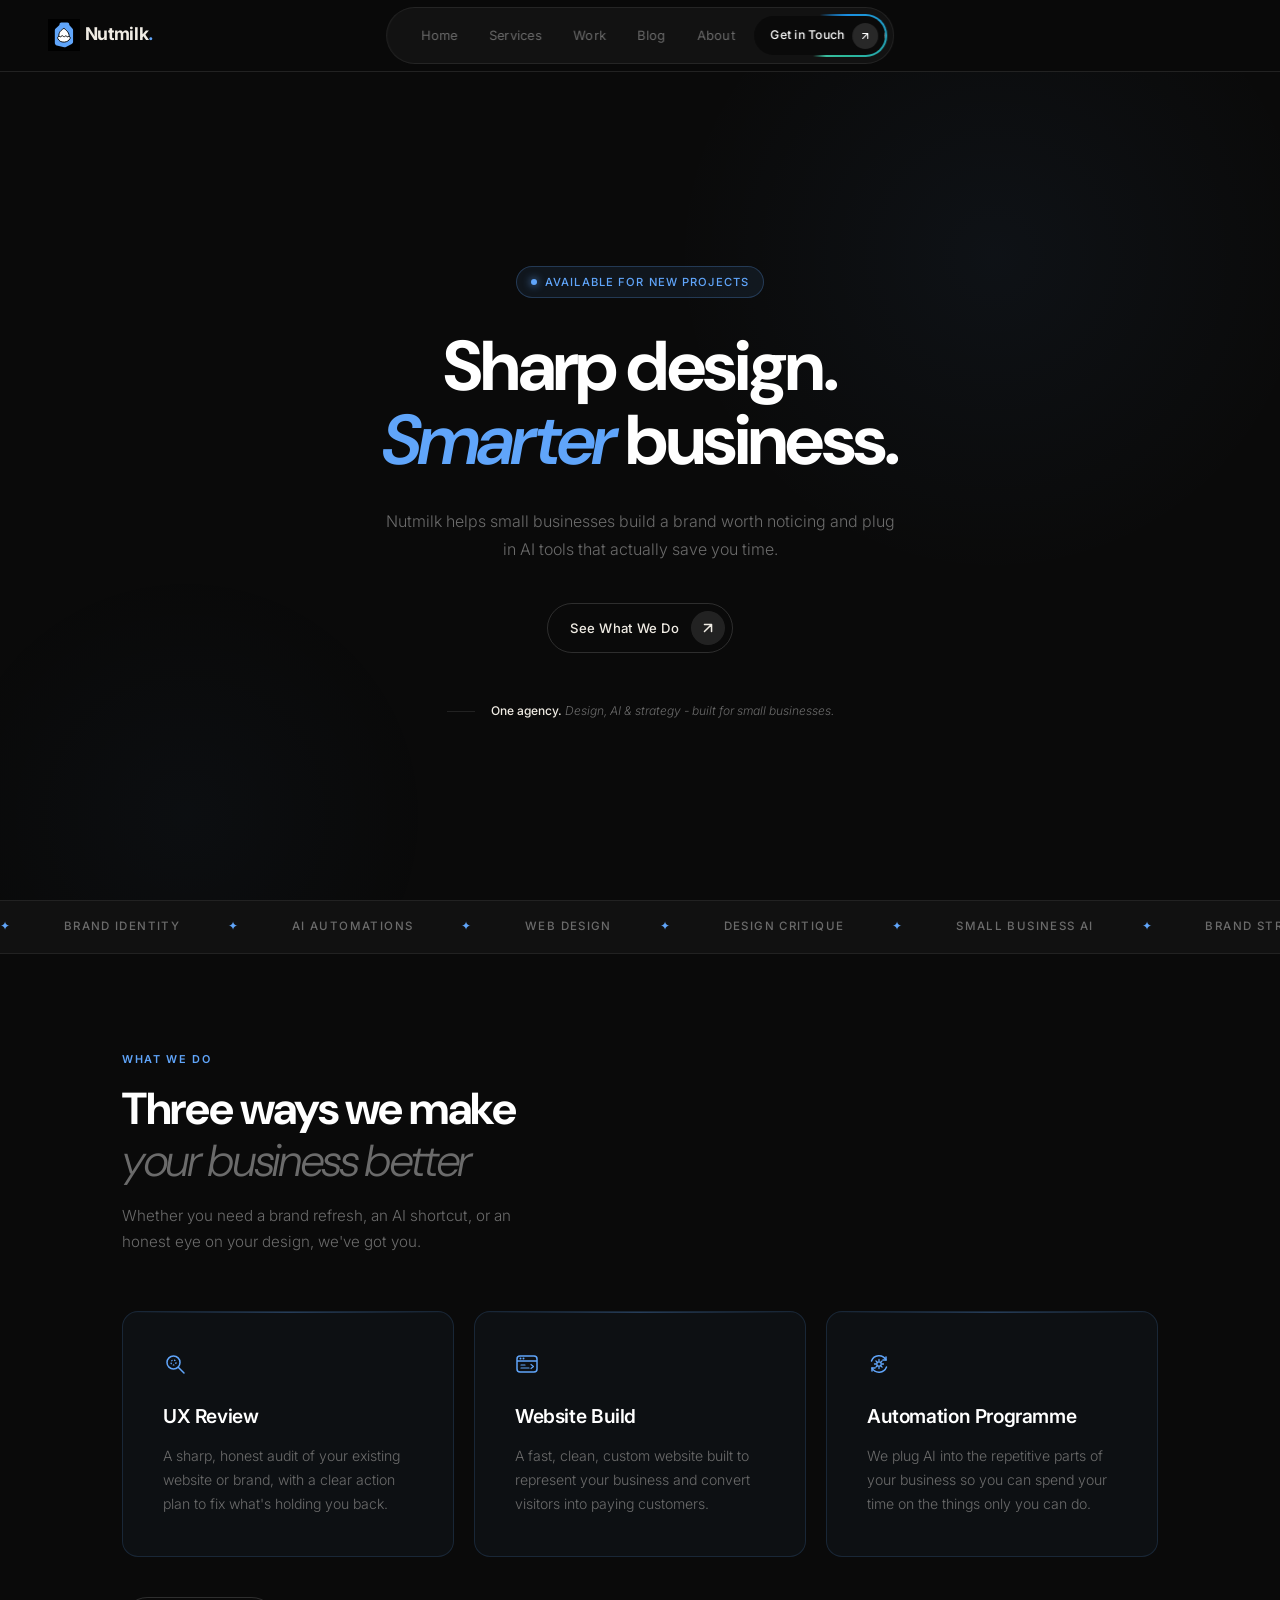
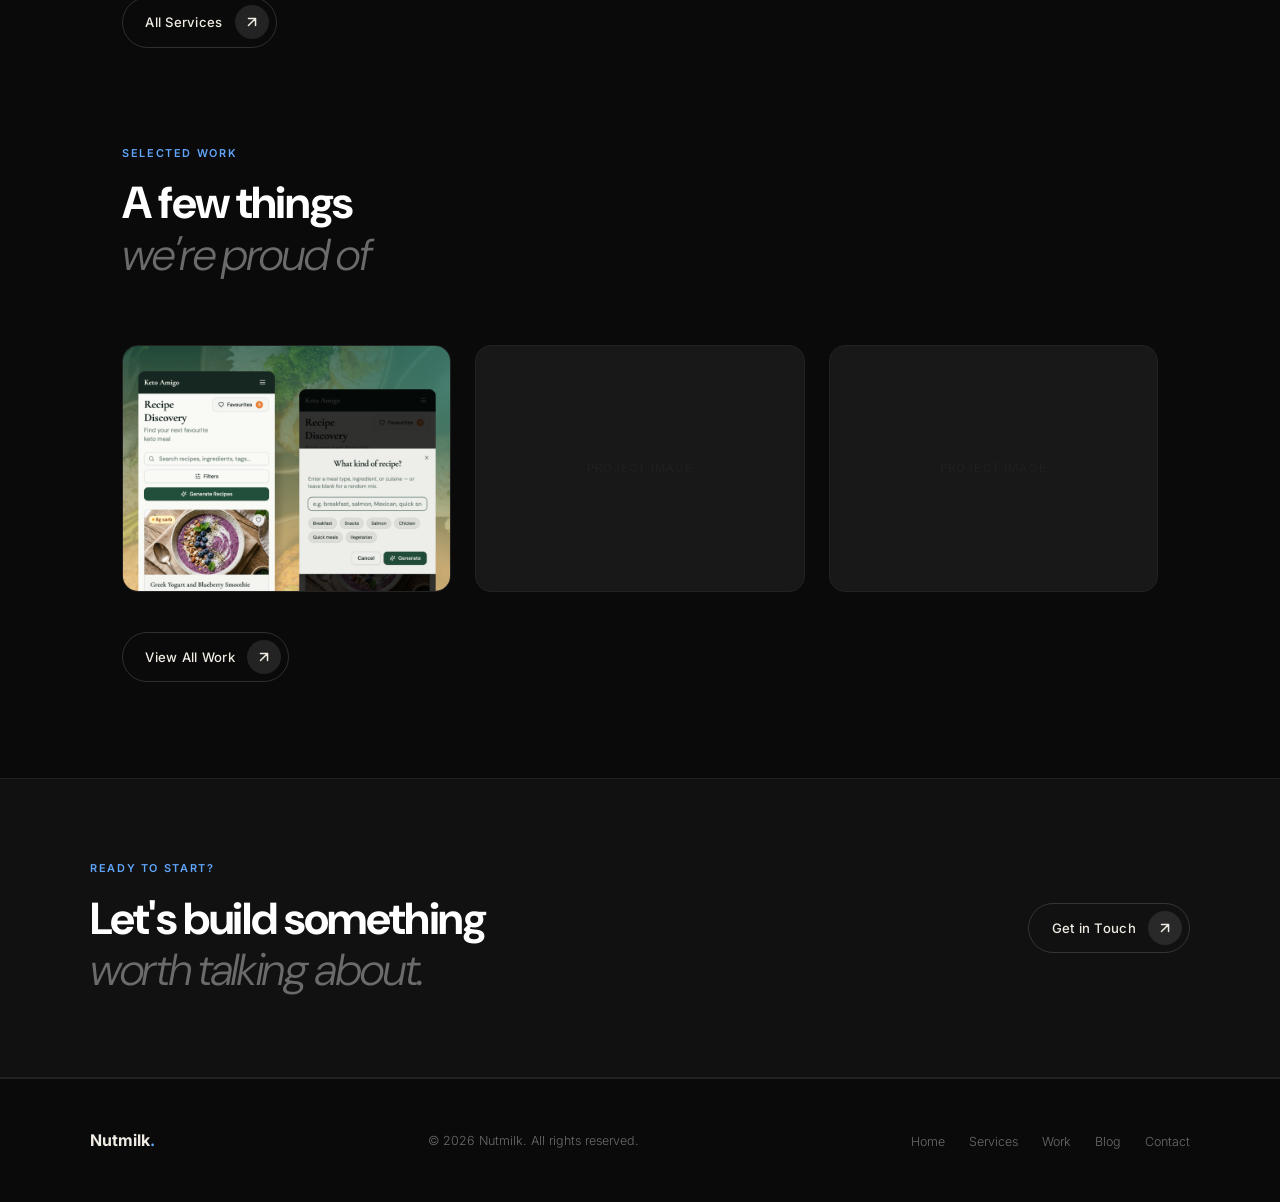
<file: index.html>
<!DOCTYPE html>
<html lang="en">
<head>
  <meta charset="UTF-8" />
  <meta name="viewport" content="width=device-width, initial-scale=1.0" />
  <title>Nutmilk — Design & AI for Small Business</title>
  <meta name="description" content="Nutmilk is a design and AI automation agency helping small businesses look sharp and work smarter." />
  <link rel="stylesheet" href="style.css" />
  <link rel="icon" type="image/svg+xml" href="Nutmilk-Icon.svg" />
  <style>
    /* ── Hero badge ────────────────────────────── */
    .hero-badge {
      display: inline-flex;
      align-items: center;
      gap: 0.5rem;
      background: rgba(96,165,250,0.08);
      border: 1px solid rgba(96,165,250,0.25);
      border-radius: 999px;
      padding: 0.35rem 0.9rem;
      font-size: 0.7rem;
      font-weight: 500;
      letter-spacing: 0.1em;
      text-transform: uppercase;
      color: var(--accent);
      margin-bottom: 2rem;
      opacity: 0;
      animation: fadeUp 0.8s var(--ease) 0.05s forwards;
    }
    .hero-badge::before {
      content: '';
      width: 6px;
      height: 6px;
      border-radius: 50%;
      background: var(--accent);
      box-shadow: 0 0 8px var(--accent);
      animation: pulse 2s ease infinite;
    }
    @keyframes pulse {
      0%, 100% { opacity: 1; }
      50% { opacity: 0.3; }
    }

    /* ── Hero headline ─────────────────────────── */
    .hero-headline {
      font-family: 'DM Sans', sans-serif;
      font-size: clamp(2.8rem, 5.5vw, 4.8rem);
      font-weight: 700;
      line-height: 1.05;
      letter-spacing: -0.04em;
      color: var(--white);
      margin-bottom: 1.8rem;
      opacity: 0;
      animation: fadeUp 0.9s var(--ease) 0.2s forwards;
      text-align: center;
    }
    .hero-headline .highlight {
      font-style: italic;
      font-weight: 600;
      color: var(--accent);
    }

    .hero-sub {
      font-size: 1rem;
      font-weight: 300;
      color: var(--text-muted);
      max-width: 520px;
      margin: 0 auto 2.5rem;
      line-height: 1.75;
      opacity: 0;
      animation: fadeUp 0.9s var(--ease) 0.35s forwards;
      text-align: center;
    }
    .hero-actions {
      display: flex;
      gap: 1rem;
      flex-wrap: wrap;
      align-items: center;
      justify-content: center;
      margin-bottom: 3rem;
      opacity: 0;
      animation: fadeUp 0.9s var(--ease) 0.5s forwards;
    }
    .hero-proof {
      display: flex;
      align-items: center;
      justify-content: center;
      gap: 1rem;
      opacity: 0;
      animation: fadeUp 0.9s var(--ease) 0.65s forwards;
    }
    .hero-proof-line { width: 28px; height: 1px; background: var(--border); }
    .hero-proof-text { font-size: 0.75rem; color: var(--text-muted); font-weight: 300; font-style: italic; }
    .hero-proof-text strong { color: var(--text); font-weight: 500; font-style: normal; }

    /* ── Hero image frame ──────────────────────── */
    .hero-right { display: none; }

    /* ── Hero centred layout ───────────────────── */
    .hero-inner {
      display: flex !important;
      flex-direction: column !important;
      align-items: center !important;
      text-align: center !important;
      max-width: 800px !important;
      margin: 0 auto !important;
    }

    /* ── CTA band ──────────────────────────────── */
    .cta-band { padding: 5rem 2rem; background: var(--bg-2); border-top: 1px solid var(--border); border-bottom: 1px solid var(--border); }
    .cta-band-inner { max-width: var(--max-w); margin: 0 auto; display: flex; align-items: center; justify-content: space-between; flex-wrap: wrap; gap: 2rem; }

    @media (max-width: 768px) {
      .cta-band-inner { flex-direction: column; }
      .hero-headline { font-size: clamp(2.5rem, 10vw, 3.5rem); }
    }
  </style>
</head>
<body>

  <!-- NAV -->
  <nav>
    <a href="index.html" class="nav-logo"><img src="Nutmilk-Icon.svg" alt="Nutmilk icon" style="width:32px;height:32px;display:inline-block;vertical-align:middle;margin-right:0.3rem;position:relative;top:-1px;" />Nutmilk<span>.</span></a>
    <div class="nav-pill">
      <a href="index.html">Home</a>
      <a href="services.html">Services</a>
      <a href="work.html">Work</a>
      <a href="blog.html">Blog</a>
      <a href="about.html">About</a>
      <span class="nav-cta-wrap"><span class="nav-cta-spinner"></span><a href="contact.html" class="nav-cta"><span class="nav-cta-text">Get in Touch</span><span class="nav-cta-icon"><svg width="10" height="10" viewBox="0 0 14 14" fill="none"><path d="M2 7H12M12 7L7 2M12 7L7 12" stroke="currentColor" stroke-width="1.5" stroke-linecap="round" stroke-linejoin="round"/></svg></span></a></span>
    </div>
    <button class="nav-toggle" aria-label="Toggle menu" id="navToggle" onclick="
      var menu = document.getElementById('mobileMenu');
      var btn = document.getElementById('navToggle');
      menu.classList.toggle('open');
      btn.classList.toggle('open');
    ">
      <span class="bar bar1"></span>
      <span class="bar bar2"></span>
      <span class="bar bar3"></span>
    </button>
  </nav>

  <!-- MOBILE MENU -->
  <div class="nav-mobile-menu" id="mobileMenu">
    <a href="index.html">Home</a>
      <a href="services.html">Services</a>
    <a href="work.html">Our Work</a>
    <a href="blog.html">Blog</a>
    <a href="about.html">About</a>
    <a href="contact.html">Get in Touch</a>
  </div>

  <main>

    <!-- HERO -->
    <section class="hero">
      <div class="hero-inner">
        <div class="hero-left">
          <div class="hero-badge">Available for new projects</div>
          <h1 class="hero-headline">Sharp design.<br /><span class="highlight">Smarter</span> business.</h1>
          <p class="hero-sub">Nutmilk helps small businesses build a brand worth noticing and plug in AI tools that actually save you time.</p>
          <div class="hero-actions">
            <a href="services.html" class="btn-pill">
              <span class="btn-pill-text">See What We Do</span>
              <span class="btn-pill-icon">
                <svg width="14" height="14" viewBox="0 0 14 14" fill="none" xmlns="http://www.w3.org/2000/svg">
                  <path d="M2 7H12M12 7L7 2M12 7L7 12" stroke="currentColor" stroke-width="1.5" stroke-linecap="round" stroke-linejoin="round"/>
                </svg>
              </span>
            </a>
          </div>
          <div class="hero-proof">
            <div class="hero-proof-line"></div>
            <p class="hero-proof-text"><strong>One agency.</strong> Design, AI &amp; strategy - built for small businesses.</p>
          </div>
        </div>
      </div>
    </div>
    </section>

    <!-- MARQUEE -->
    <div class="marquee-wrap">
      <div class="marquee-track">
        <div class="marquee-item"><span>✦</span> Brand Identity</div>
        <div class="marquee-item"><span>✦</span> AI Automations</div>
        <div class="marquee-item"><span>✦</span> Web Design</div>
        <div class="marquee-item"><span>✦</span> Design Critique</div>
        <div class="marquee-item"><span>✦</span> Small Business AI</div>
        <div class="marquee-item"><span>✦</span> Brand Strategy</div>
        <div class="marquee-item"><span>✦</span> Brand Identity</div>
        <div class="marquee-item"><span>✦</span> AI Automations</div>
        <div class="marquee-item"><span>✦</span> Web Design</div>
        <div class="marquee-item"><span>✦</span> Design Critique</div>
        <div class="marquee-item"><span>✦</span> Small Business AI</div>
        <div class="marquee-item"><span>✦</span> Brand Strategy</div>
      </div>
    </div>
    </div>

    <!-- SERVICES PREVIEW -->
    <section class="section">
      <div class="container">
        <p class="label">What We Do</p>
        <h2 class="section-title">Three ways we make<br /><em>your business better</em></h2>
        <p class="section-sub">Whether you need a brand refresh, an AI shortcut, or an honest eye on your design, we've got you.</p>
        <div class="card-grid">

          <!-- UX Review -->
          <div class="card">
            <div style="width:24px;height:24px;margin-bottom:1.5rem;flex-shrink:0;">
              <svg width="24" height="24" viewBox="0 0 24 24" fill="none" xmlns="http://www.w3.org/2000/svg">
                <!-- Magnifying glass with a cursor inside — represents UX review/inspection -->
                <circle cx="10.5" cy="10.5" r="6.5" stroke="#60a5fa" stroke-width="1.5"/>
                <line x1="15.5" y1="15.5" x2="21" y2="21" stroke="#60a5fa" stroke-width="1.5" stroke-linecap="round"/>
                <circle cx="10.5" cy="10.5" r="2.5" stroke="#60a5fa" stroke-width="1.2" stroke-dasharray="1.5 1.5"/>
              </svg>
            </div>
            <h3>UX Review</h3>
            <p>A sharp, honest audit of your existing website or brand, with a clear action plan to fix what's holding you back.</p>
          </div>

          <!-- Website Build -->
          <div class="card">
            <div style="width:24px;height:24px;margin-bottom:1.5rem;flex-shrink:0;">
              <svg width="24" height="24" viewBox="0 0 24 24" fill="none" xmlns="http://www.w3.org/2000/svg">
                <!-- Browser window with code lines — represents website build -->
                <rect x="2" y="4" width="20" height="16" rx="3" stroke="#60a5fa" stroke-width="1.5"/>
                <line x1="2" y1="9" x2="22" y2="9" stroke="#60a5fa" stroke-width="1.5"/>
                <circle cx="5.5" cy="6.5" r="1" fill="#60a5fa"/>
                <circle cx="8.5" cy="6.5" r="1" fill="#60a5fa"/>
                <line x1="6" y1="13" x2="10" y2="13" stroke="#60a5fa" stroke-width="1.2" stroke-linecap="round"/>
                <line x1="6" y1="16" x2="14" y2="16" stroke="#60a5fa" stroke-width="1.2" stroke-linecap="round"/>
                <path d="M16 12.5L18.5 14.5L16 16.5" stroke="#60a5fa" stroke-width="1.2" stroke-linecap="round" stroke-linejoin="round"/>
              </svg>
            </div>
            <h3>Website Build</h3>
            <p>A fast, clean, custom website built to represent your business and convert visitors into paying customers.</p>
          </div>

          <!-- Automation Programme -->
          <div class="card">
            <div style="width:24px;height:24px;margin-bottom:1.5rem;flex-shrink:0;">
              <svg width="24" height="24" viewBox="0 0 24 24" fill="none" xmlns="http://www.w3.org/2000/svg">
                <!-- Gear with circular arrows — automation/process -->
                <!-- Circular arrow top-left -->
                <path d="M4.5 9A8 8 0 0 1 19 8" stroke="#60a5fa" stroke-width="1.5" stroke-linecap="round"/>
                <polyline points="19,5 19,8 16,8" stroke="#60a5fa" stroke-width="1.5" stroke-linecap="round" stroke-linejoin="round"/>
                <!-- Circular arrow bottom-right -->
                <path d="M19.5 15A8 8 0 0 1 5 16" stroke="#60a5fa" stroke-width="1.5" stroke-linecap="round"/>
                <polyline points="5,19 5,16 8,16" stroke="#60a5fa" stroke-width="1.5" stroke-linecap="round" stroke-linejoin="round"/>
                <!-- Gear body -->
                <circle cx="12" cy="12" r="2.2" stroke="#60a5fa" stroke-width="1.3"/>
                <path d="M12 7.5V9M12 15v1.5M7.5 12H9M15 12h1.5M8.9 8.9l1.05 1.05M14.05 14.05l1.05 1.05M8.9 15.1l1.05-1.05M14.05 9.95l1.05-1.05" stroke="#60a5fa" stroke-width="1.3" stroke-linecap="round"/>
              </svg>
            </div>
            <h3>Automation Programme</h3>
            <p>We plug AI into the repetitive parts of your business so you can spend your time on the things only you can do.</p>
          </div>

        </div>
        <div style="margin-top:2.5rem;">
          <a href="services.html" class="btn-pill">
            <span class="btn-pill-text">All Services</span>
            <span class="btn-pill-icon">
              <svg width="14" height="14" viewBox="0 0 14 14" fill="none" xmlns="http://www.w3.org/2000/svg">
                <path d="M2 7H12M12 7L7 2M12 7L7 12" stroke="currentColor" stroke-width="1.5" stroke-linecap="round" stroke-linejoin="round"/>
              </svg>
            </span>
          </a>
        </div>
      </div>
    </section>

    <!-- WORK PREVIEW -->
    <section class="section" style="padding-top:0;">
      <div class="container">
        <p class="label">Selected Work</p>
        <h2 class="section-title">A few things<br /><em>we're proud of</em></h2>
        <div class="work-grid">
          <a href="work/keto-amigo.html" class="work-item" style="display:block; text-decoration:none;">
            <img src="work/amigo-banner-1.png" alt="Keto Amigo" style="width:100%;height:100%;object-fit:cover;display:block;" />
            <div class="work-overlay">
              <h4>Keto Amigo</h4>
              <p>Ketogenic Lifestyle App</p>
            </div>
          </a>
          <div class="work-item">
            <div class="work-placeholder">Project Image</div>
            <div class="work-overlay"><h4>Coming Soon</h4><p>Portfolio case study</p></div>
          </div>
          <div class="work-item">
            <div class="work-placeholder">Project Image</div>
            <div class="work-overlay"><h4>Coming Soon</h4><p>Portfolio case study</p></div>
          </div>
        </div>
        <div style="margin-top:2.5rem;">
          <a href="work.html" class="btn-pill">
            <span class="btn-pill-text">View All Work</span>
            <span class="btn-pill-icon">
              <svg width="14" height="14" viewBox="0 0 14 14" fill="none" xmlns="http://www.w3.org/2000/svg">
                <path d="M2 7H12M12 7L7 2M12 7L7 12" stroke="currentColor" stroke-width="1.5" stroke-linecap="round" stroke-linejoin="round"/>
              </svg>
            </span>
          </a>
        </div>
      </div>
    </section>

    <!-- CTA BAND -->
    <div class="cta-band">
      <div class="cta-band-inner">
        <div>
          <p class="label">Ready to start?</p>
          <h2 class="section-title" style="margin-bottom:0;">Let's build something<br /><em>worth talking about.</em></h2>
        </div>
        <a href="contact.html" class="btn-pill" style="flex-shrink:0;">
          <span class="btn-pill-text">Get in Touch</span>
          <span class="btn-pill-icon">
            <svg width="14" height="14" viewBox="0 0 14 14" fill="none" xmlns="http://www.w3.org/2000/svg">
              <path d="M2 7H12M12 7L7 2M12 7L7 12" stroke="currentColor" stroke-width="1.5" stroke-linecap="round" stroke-linejoin="round"/>
            </svg>
          </span>
        </a>
      </div>
    </div>

  </main>

  <!-- FOOTER -->
  <footer>
    <div class="footer-inner">
      <div class="footer-logo">Nutmilk<span>.</span></div>
      <p class="footer-copy">&copy; 2026 Nutmilk. All rights reserved.</p>
      <ul class="footer-links">
        <li><a href="index.html">Home</a></li>
        <li><a href="services.html">Services</a></li>
        <li><a href="work.html">Work</a></li>
        <li><a href="blog.html">Blog</a></li>
        <li><a href="contact.html">Contact</a></li>
      </ul>
    </div>
  </footer>

</body>
</html>
</file>
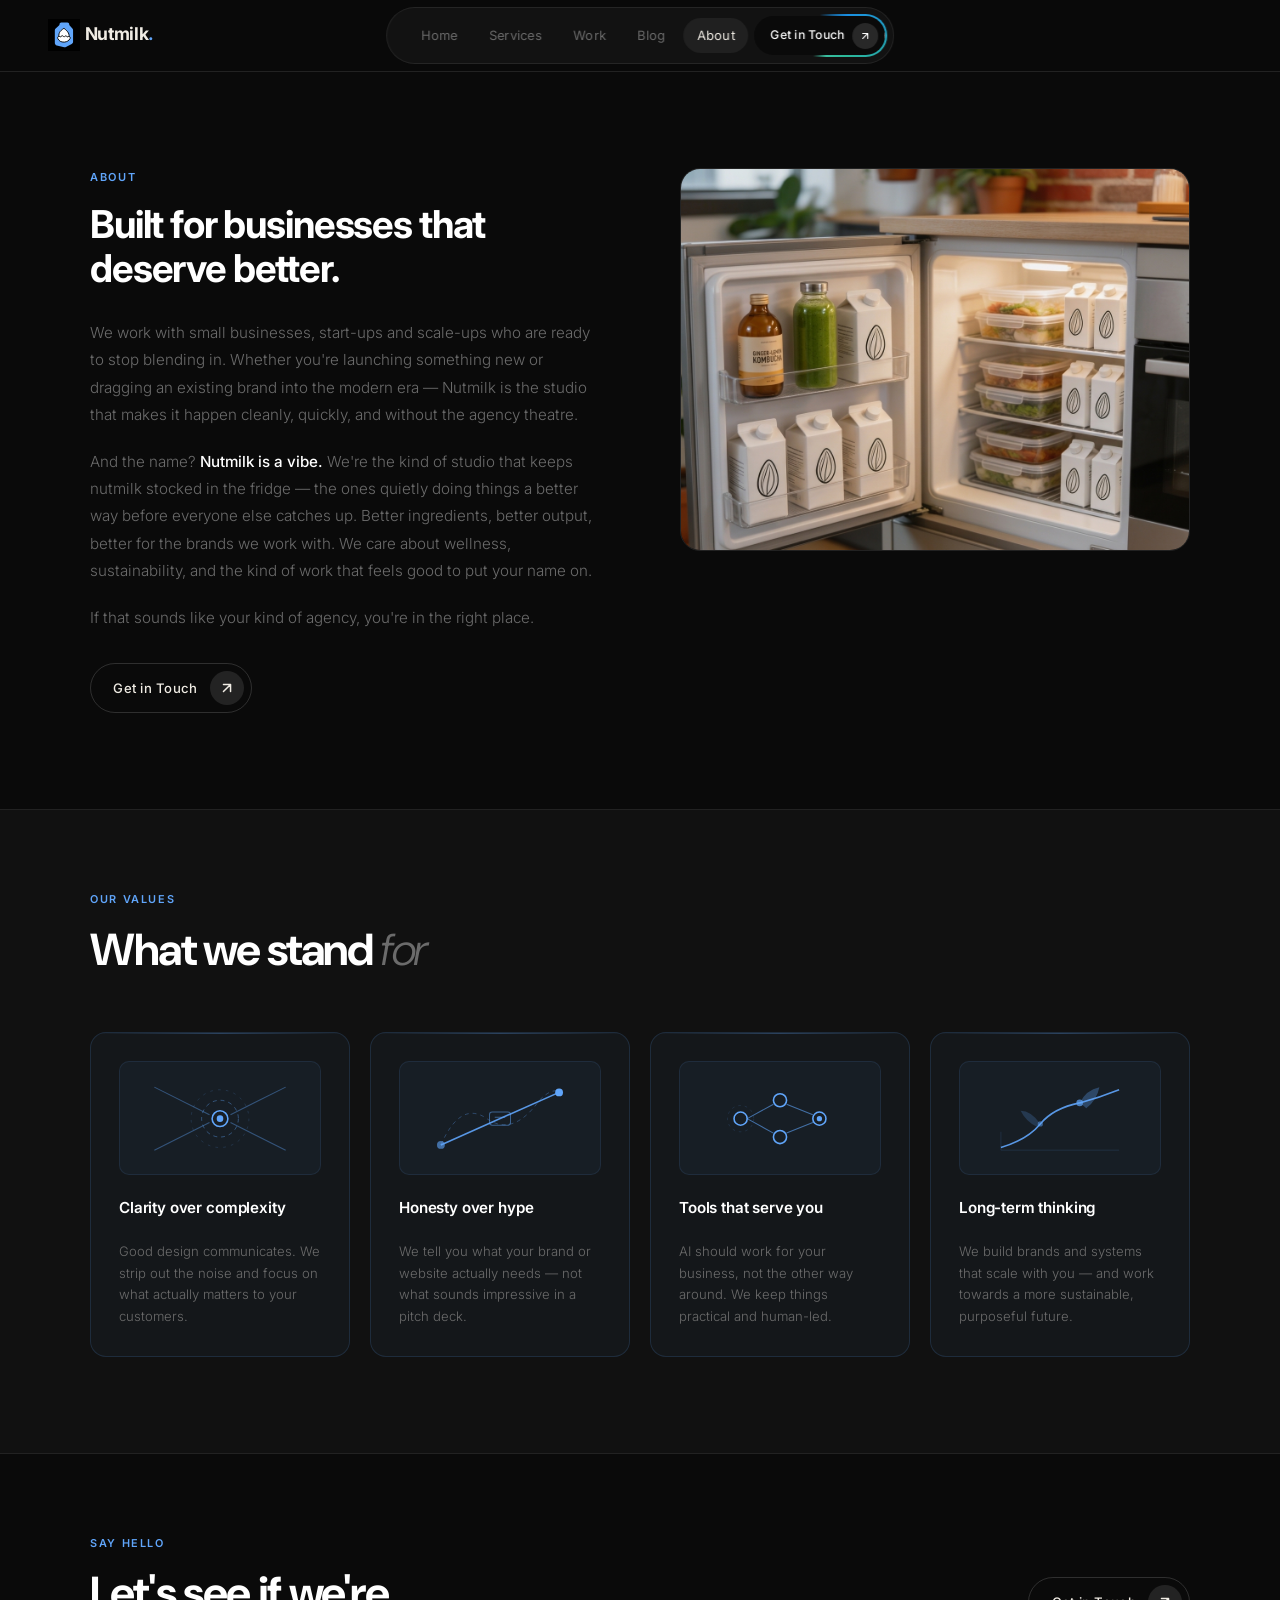
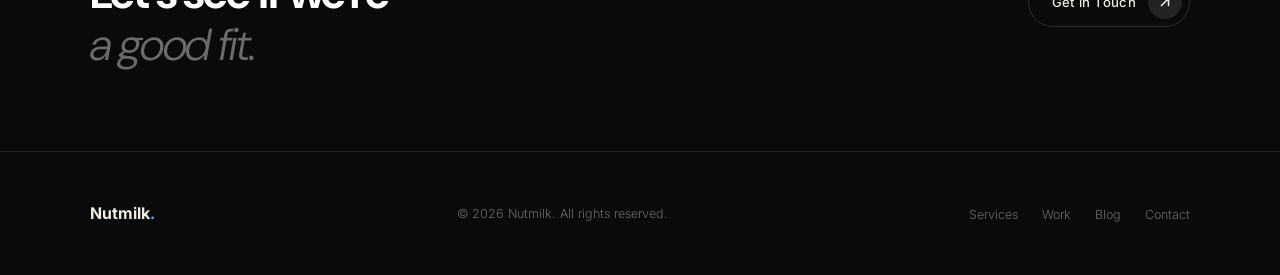
<file: about.html>
<!DOCTYPE html>
<html lang="en">
<head>
  <meta charset="UTF-8" />
  <meta name="viewport" content="width=device-width, initial-scale=1.0" />
  <title>About — Nutmilk</title>
  <meta name="description" content="Nutmilk is a design and AI studio helping small businesses, start-ups and scale-ups grow with clarity and purpose." />
  <link rel="stylesheet" href="style.css" />
  <link rel="icon" type="image/svg+xml" href="Nutmilk-Icon.svg" />
  <style>

    /* ── Page hero ─────────────────────────────── */
    .about-page-hero {
      padding: 6rem 2rem 5rem;
      border-bottom: 1px solid var(--border);
      position: relative;
      overflow: hidden;
    }
    .about-page-hero::before {
      content: '';
      position: absolute;
      top: -20%; right: -10%;
      width: 600px; height: 600px;
      background: radial-gradient(circle, rgba(96,165,250,0.05) 0%, transparent 70%);
      pointer-events: none;
    }
    .about-page-hero-inner {
      max-width: var(--max-w);
      margin: 0 auto;
    }

    /* ── Our Story ─────────────────────────────── */
    .story-section {
      padding: 6rem 2rem;
    }
    .story-inner {
      max-width: var(--max-w);
      margin: 0 auto;
      display: grid;
      grid-template-columns: 1fr 1fr;
      gap: 5rem;
      align-items: start;
    }
    .story-text {}
    .story-text .label { margin-bottom: 1rem; }
    .story-text h2 {
      font-size: clamp(1.8rem, 3vw, 2.6rem);
      font-weight: 700;
      letter-spacing: -0.03em;
      color: var(--white);
      line-height: 1.15;
      margin-bottom: 1.8rem;
    }
    .story-text p {
      font-size: 0.95rem;
      color: var(--text-muted);
      font-weight: 300;
      line-height: 1.8;
      margin-bottom: 1.2rem;
    }
    .story-text p:last-child { margin-bottom: 0; }
    .story-text strong { color: var(--text); font-weight: 500; }

    .story-image {
      position: relative;
    }
    .story-image-frame {
      width: 100%;
      aspect-ratio: 4/3;
      border-radius: 20px;
      overflow: hidden;
      border: 1px solid var(--border);
      position: relative;
    }
    .story-image-frame img {
      width: 100%;
      height: 100%;
      object-fit: cover;
      display: block;
    }
    .story-image-tag {
      position: absolute;
      bottom: 1.25rem;
      left: 1.25rem;
      right: 1.25rem;
      background: rgba(10,10,10,0.8);
      backdrop-filter: blur(12px);
      border: 1px solid rgba(255,255,255,0.08);
      border-radius: 12px;
      padding: 0.85rem 1rem;
      display: flex;
      align-items: center;
      justify-content: space-between;
    }
    .story-image-tag-text {
      font-size: 0.78rem;
      color: var(--text);
      font-weight: 500;
    }
    .story-image-tag-sub {
      font-size: 0.68rem;
      color: var(--text-muted);
      margin-top: 0.1rem;
      font-weight: 300;
    }
    .story-image-tag-dot {
      width: 8px; height: 8px;
      border-radius: 50%;
      background: #4ade80;
      box-shadow: 0 0 8px #4ade80;
      flex-shrink: 0;
      animation: pulse-green 2s ease infinite;
    }
    @keyframes pulse-green {
      0%, 100% { opacity: 1; }
      50% { opacity: 0.4; }
    }

    /* ── Values ────────────────────────────────── */
    .values-section {
      padding: 5rem 2rem 6rem;
      background: var(--bg-2);
      border-top: 1px solid var(--border);
    }
    .values-inner {
      max-width: var(--max-w);
      margin: 0 auto;
    }
    .values-header {
      margin-bottom: 3.5rem;
    }
    .values-grid {
      display: grid;
      grid-template-columns: repeat(4, 1fr);
      gap: 1.25rem;
    }
    .value-card {
      background: var(--accent-fill);
      border: 1px solid var(--accent-glow);
      border-radius: 16px;
      padding: 1.75rem;
      display: flex;
      flex-direction: column;
      gap: 1.25rem;
      position: relative;
      overflow: hidden;
      transition: border-color 0.3s, transform 0.3s var(--ease), background 0.3s;
    }
    .value-card::before {
      content: '';
      position: absolute;
      top: 0; left: 0; right: 0;
      height: 1px;
      background: linear-gradient(90deg, transparent, rgba(96,165,250,0.3), transparent);
    }
    .value-card:hover {
      background: rgba(96,165,250,0.07);
      border-color: rgba(96,165,250,0.3);
      transform: translateY(-3px);
    }
    .value-illustration {
      width: 100%;
      aspect-ratio: 16/9;
      border-radius: 10px;
      overflow: hidden;
      background: rgba(96,165,250,0.05);
      border: 1px solid rgba(96,165,250,0.1);
      display: flex;
      align-items: center;
      justify-content: center;
    }
    .value-illustration svg {
      width: 80%;
      height: 80%;
    }
    .value-card h4 {
      font-size: 0.95rem;
      font-weight: 600;
      color: var(--white);
      letter-spacing: -0.01em;
    }
    .value-card p {
      font-size: 0.82rem;
      color: var(--text-muted);
      font-weight: 300;
      line-height: 1.65;
    }

    /* ── CTA ───────────────────────────────────── */
    .about-cta {
      padding: 5rem 2rem;
      border-top: 1px solid var(--border);
    }
    .about-cta-inner {
      max-width: var(--max-w);
      margin: 0 auto;
      display: flex;
      align-items: center;
      justify-content: space-between;
      flex-wrap: wrap;
      gap: 2rem;
    }

    /* ── Responsive ────────────────────────────── */
    @media (max-width: 900px) {
      .values-grid { grid-template-columns: repeat(2, 1fr); }
    }
    @media (max-width: 768px) {
      .story-inner { grid-template-columns: 1fr; gap: 3rem; }
      .values-grid { grid-template-columns: 1fr 1fr; }
      .about-cta-inner { flex-direction: column; }
    }
    @media (max-width: 480px) {
      .values-grid { grid-template-columns: 1fr; }
    }
  </style>
</head>
<body>

  <nav>
    <a href="index.html" class="nav-logo"><img src="Nutmilk-Icon.svg" alt="Nutmilk icon" style="width:32px;height:32px;display:inline-block;vertical-align:middle;margin-right:0.3rem;position:relative;top:-1px;" />Nutmilk<span>.</span></a>
    <div class="nav-pill">
      <a href="index.html">Home</a>
      <a href="services.html">Services</a>
      <a href="work.html">Work</a>
      <a href="blog.html">Blog</a>
      <a href="about.html" class="active">About</a>
      <span class="nav-cta-wrap"><span class="nav-cta-spinner"></span><a href="contact.html" class="nav-cta"><span class="nav-cta-text">Get in Touch</span><span class="nav-cta-icon"><svg width="10" height="10" viewBox="0 0 14 14" fill="none"><path d="M2 7H12M12 7L7 2M12 7L7 12" stroke="currentColor" stroke-width="1.5" stroke-linecap="round" stroke-linejoin="round"/></svg></span></a></span>
    </div>
    <button class="nav-toggle" aria-label="Toggle menu" id="navToggle" onclick="
      var menu = document.getElementById('mobileMenu');
      var btn = document.getElementById('navToggle');
      menu.classList.toggle('open');
      btn.classList.toggle('open');
    ">
      <span class="bar bar1"></span>
      <span class="bar bar2"></span>
      <span class="bar bar3"></span>
    </button>
  </nav>
  <div class="nav-mobile-menu" id="mobileMenu">
    <a href="index.html">Home</a>
    <a href="services.html">Services</a>
    <a href="work.html">Our Work</a>
    <a href="blog.html">Blog</a>
    <a href="about.html">About</a>
    <a href="contact.html">Get in Touch</a>
  </div>

  <main>

    </div>

    <!-- OUR STORY -->
    <section class="story-section">
      <div class="story-inner">
        <div class="story-text">
          <p style="font-family:'Inter',sans-serif; font-weight:600; font-size:11px; line-height:18px; color:rgb(96,165,250); letter-spacing:0.15em; text-transform:uppercase; margin-bottom:1rem;">About</p>
          <h2>Built for businesses that deserve better.</h2>
          <p>We work with small businesses, start-ups and scale-ups who are ready to stop blending in. Whether you're launching something new or dragging an existing brand into the modern era — Nutmilk is the studio that makes it happen cleanly, quickly, and without the agency theatre.</p>
          <p>And the name? <strong style="color:#ffffff; font-weight:500;">Nutmilk is a vibe.</strong> We're the kind of studio that keeps nutmilk stocked in the fridge — the ones quietly doing things a better way before everyone else catches up. Better ingredients, better output, better for the brands we work with. We care about wellness, sustainability, and the kind of work that feels good to put your name on.</p>
          <p>If that sounds like your kind of agency, you're in the right place.</p>
          <div style="margin-top:2rem;">
            <a href="contact.html" class="btn-pill">
              <span class="btn-pill-text">Get in Touch</span>
              <span class="btn-pill-icon">
                <svg width="14" height="14" viewBox="0 0 14 14" fill="none"><path d="M2 7H12M12 7L7 2M12 7L7 12" stroke="currentColor" stroke-width="1.5" stroke-linecap="round" stroke-linejoin="round"/></svg>
              </span>
            </a>
          </div>
        </div>
        <div class="story-image">
          <div class="story-image-frame">
            <img src="nutmilk-about-fridge.png" alt="Nutmilk — better ingredients, better output" />
          </div>
        </div>
      </div>
    </section>

    <!-- VALUES -->
    <section class="values-section">
      <div class="values-inner">
        <div class="values-header">
          <p class="label">Our Values</p>
          <h2 class="section-title">What we stand <em>for</em></h2>
        </div>
        <div class="values-grid">

          <!-- Value 1: Clarity -->
          <div class="value-card">
            <div class="value-illustration">
              <svg viewBox="0 0 120 68" fill="none" xmlns="http://www.w3.org/2000/svg">
                <!-- Abstract clarity: converging lines to a single point -->
                <circle cx="60" cy="34" r="6" stroke="#60a5fa" stroke-width="1.2"/>
                <circle cx="60" cy="34" r="14" stroke="#60a5fa" stroke-width="0.6" stroke-dasharray="3 3" opacity="0.5"/>
                <circle cx="60" cy="34" r="22" stroke="#60a5fa" stroke-width="0.4" stroke-dasharray="2 4" opacity="0.3"/>
                <line x1="10" y1="10" x2="52" y2="31" stroke="#60a5fa" stroke-width="0.8" opacity="0.4"/>
                <line x1="10" y1="58" x2="52" y2="37" stroke="#60a5fa" stroke-width="0.8" opacity="0.4"/>
                <line x1="110" y1="10" x2="68" y2="31" stroke="#60a5fa" stroke-width="0.8" opacity="0.4"/>
                <line x1="110" y1="58" x2="68" y2="37" stroke="#60a5fa" stroke-width="0.8" opacity="0.4"/>
                <circle cx="60" cy="34" r="2.5" fill="#60a5fa"/>
              </svg>
            </div>
            <h4>Clarity over complexity</h4>
            <p>Good design communicates. We strip out the noise and focus on what actually matters to your customers.</p>
          </div>

          <!-- Value 2: Honesty -->
          <div class="value-card">
            <div class="value-illustration">
              <svg viewBox="0 0 120 68" fill="none" xmlns="http://www.w3.org/2000/svg">
                <!-- Abstract honesty: two paths, one direct -->
                <path d="M15 54 Q30 20 50 34 Q70 48 90 20 Q100 10 105 14" stroke="#60a5fa" stroke-width="0.7" stroke-dasharray="3 3" opacity="0.35"/>
                <path d="M15 54 L105 14" stroke="#60a5fa" stroke-width="1.2" opacity="0.9"/>
                <circle cx="15" cy="54" r="3" fill="#60a5fa" opacity="0.6"/>
                <circle cx="105" cy="14" r="3" fill="#60a5fa"/>
                <rect x="52" y="29" width="16" height="10" rx="2" fill="none" stroke="#60a5fa" stroke-width="0.8" opacity="0.5"/>
                <line x1="56" y1="33" x2="64" y2="33" stroke="#60a5fa" stroke-width="0.8" opacity="0.5"/>
              </svg>
            </div>
            <h4>Honesty over hype</h4>
            <p>We tell you what your brand or website actually needs — not what sounds impressive in a pitch deck.</p>
          </div>

          <!-- Value 3: Tools -->
          <div class="value-card">
            <div class="value-illustration">
              <svg viewBox="0 0 120 68" fill="none" xmlns="http://www.w3.org/2000/svg">
                <!-- Abstract AI/tools: circuit nodes -->
                <circle cx="30" cy="34" r="5" stroke="#60a5fa" stroke-width="1.2"/>
                <circle cx="60" cy="20" r="5" stroke="#60a5fa" stroke-width="1.2"/>
                <circle cx="60" cy="48" r="5" stroke="#60a5fa" stroke-width="1.2"/>
                <circle cx="90" cy="34" r="5" stroke="#60a5fa" stroke-width="1.2"/>
                <circle cx="90" cy="34" r="2" fill="#60a5fa"/>
                <line x1="35" y1="34" x2="55" y2="23" stroke="#60a5fa" stroke-width="0.8" opacity="0.6"/>
                <line x1="35" y1="34" x2="55" y2="45" stroke="#60a5fa" stroke-width="0.8" opacity="0.6"/>
                <line x1="65" y1="23" x2="85" y2="31" stroke="#60a5fa" stroke-width="0.8" opacity="0.6"/>
                <line x1="65" y1="45" x2="85" y2="37" stroke="#60a5fa" stroke-width="0.8" opacity="0.6"/>
                <circle cx="30" cy="34" r="10" stroke="#60a5fa" stroke-width="0.4" stroke-dasharray="2 3" opacity="0.25"/>
              </svg>
            </div>
            <h4>Tools that serve you</h4>
            <p>AI should work for your business, not the other way around. We keep things practical and human-led.</p>
          </div>

          <!-- Value 4: Sustainability -->
          <div class="value-card">
            <div class="value-illustration">
              <svg viewBox="0 0 120 68" fill="none" xmlns="http://www.w3.org/2000/svg">
                <!-- Abstract growth/sustainability: upward curve with leaves -->
                <path d="M15 56 Q35 50 45 38 Q55 26 75 22 Q90 18 105 12" stroke="#60a5fa" stroke-width="1.2" opacity="0.9"/>
                <path d="M75 22 Q80 12 90 10 Q88 20 80 26 Q78 24 75 22Z" fill="#60a5fa" opacity="0.3"/>
                <path d="M45 38 Q38 28 30 28 Q34 36 42 40 Q44 40 45 38Z" fill="#60a5fa" opacity="0.2"/>
                <circle cx="75" cy="22" r="2.5" fill="#60a5fa" opacity="0.7"/>
                <circle cx="45" cy="38" r="2" fill="#60a5fa" opacity="0.5"/>
                <line x1="15" y1="58" x2="105" y2="58" stroke="#60a5fa" stroke-width="0.5" opacity="0.2"/>
                <line x1="15" y1="44" x2="15" y2="58" stroke="#60a5fa" stroke-width="0.5" opacity="0.2"/>
              </svg>
            </div>
            <h4>Long-term thinking</h4>
            <p>We build brands and systems that scale with you — and work towards a more sustainable, purposeful future.</p>
          </div>

        </div>
      </div>
    </section>

    <!-- CTA -->
    <div class="about-cta">
      <div class="about-cta-inner">
        <div>
          <p class="label">Say hello</p>
          <h2 class="section-title" style="margin-bottom:0;">Let's see if we're<br /><em>a good fit.</em></h2>
        </div>
        <a href="contact.html" class="btn-pill">
          <span class="btn-pill-text">Get in Touch</span>
          <span class="btn-pill-icon">
            <svg width="14" height="14" viewBox="0 0 14 14" fill="none"><path d="M2 7H12M12 7L7 2M12 7L7 12" stroke="currentColor" stroke-width="1.5" stroke-linecap="round" stroke-linejoin="round"/></svg>
          </span>
        </a>
      </div>
    </div>

  </main>

  <footer>
    <div class="footer-inner">
      <div class="footer-logo">Nutmilk<span>.</span></div>
      <p class="footer-copy">&copy; 2026 Nutmilk. All rights reserved.</p>
      <ul class="footer-links">
        <li><a href="services.html">Services</a></li>
        <li><a href="work.html">Work</a></li>
        <li><a href="blog.html">Blog</a></li>
        <li><a href="contact.html">Contact</a></li>
      </ul>
    </div>
  </footer>

</body>
</html>
</file>
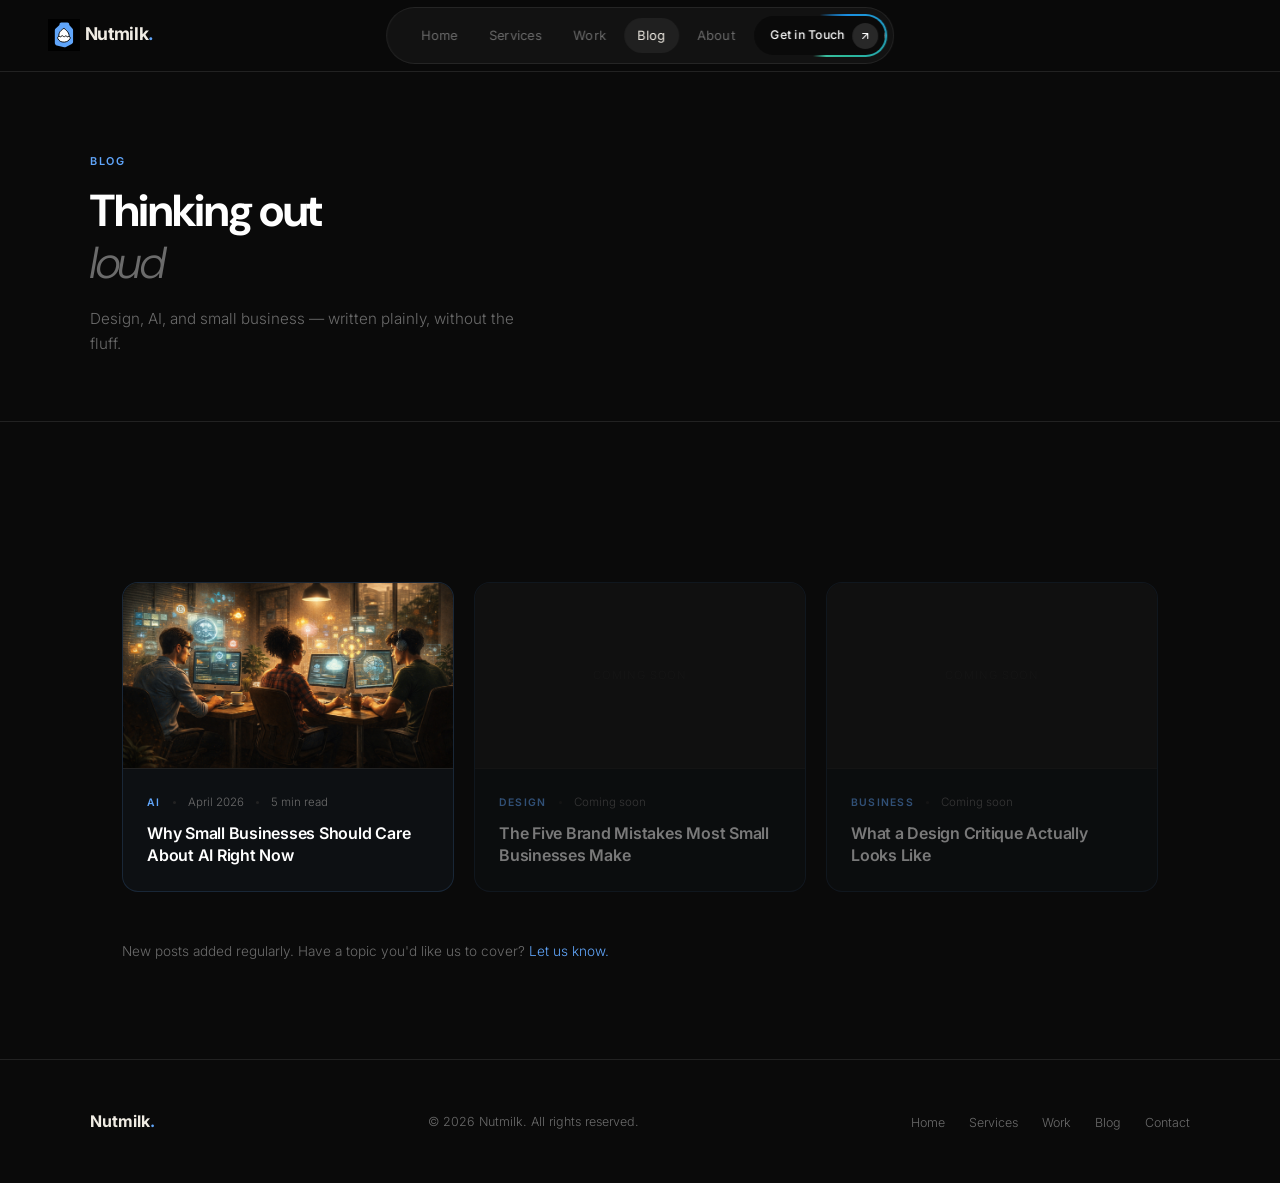
<file: blog.html>
<!DOCTYPE html>
<html lang="en">
<head>
  <meta charset="UTF-8" />
  <meta name="viewport" content="width=device-width, initial-scale=1.0" />
  <title>Blog — Nutmilk</title>
  <meta name="description" content="Thoughts on design, AI, and small business from Nutmilk." />
  <link rel="stylesheet" href="style.css" />
  <link rel="icon" type="image/svg+xml" href="Nutmilk-Icon.svg" />
  <style>
    .blog-grid {
      display: grid;
      grid-template-columns: repeat(3, 1fr);
      gap: 1.25rem;
      margin-top: 4rem;
    }
    .blog-tile {
      background: var(--accent-fill);
      border: 1px solid var(--accent-glow);
      border-radius: 16px;
      overflow: hidden;
      display: flex;
      flex-direction: column;
      transition: border-color 0.3s, transform 0.3s var(--ease);
      text-decoration: none;
      color: inherit;
    }
    .blog-tile:hover {
      border-color: rgba(96,165,250,0.3);
      transform: translateY(-3px);
    }
    .blog-tile-image {
      width: 100%;
      aspect-ratio: 16/9;
      background: var(--bg-3);
      border-bottom: 1px solid var(--border);
      display: flex;
      align-items: center;
      justify-content: center;
      overflow: hidden;
      position: relative;
    }
    .blog-tile-image img {
      width: 100%;
      height: 100%;
      object-fit: cover;
      display: block;
    }
    .blog-tile-image-placeholder {
      font-size: 0.7rem;
      letter-spacing: 0.1em;
      text-transform: uppercase;
      color: var(--border);
    }
    .blog-tile-body {
      padding: 1.5rem;
      display: flex;
      flex-direction: column;
      flex: 1;
      gap: 0.6rem;
    }
    .blog-tile-meta {
      display: flex;
      align-items: center;
      gap: 0.75rem;
    }
    .blog-tile-tag {
      font-size: 0.65rem;
      font-weight: 600;
      letter-spacing: 0.12em;
      text-transform: uppercase;
      color: var(--accent);
    }
    .blog-tile-dot {
      width: 3px;
      height: 3px;
      border-radius: 50%;
      background: var(--border);
      flex-shrink: 0;
    }
    .blog-tile-date {
      font-size: 0.72rem;
      color: var(--text-muted);
      font-weight: 300;
    }
    .blog-tile-read {
      font-size: 0.72rem;
      color: var(--text-muted);
      font-weight: 300;
    }
    .blog-tile-title {
      font-size: 1rem;
      font-weight: 600;
      color: var(--white);
      letter-spacing: -0.015em;
      line-height: 1.4;
    }
    .blog-tile.coming-soon {
      opacity: 0.45;
      pointer-events: none;
    }
    @media (max-width: 768px) {
      .blog-grid { grid-template-columns: 1fr; }
    }
  </style>
</head>
<body>

  <nav>
    <a href="index.html" class="nav-logo"><img src="Nutmilk-Icon.svg" alt="Nutmilk icon" style="width:32px;height:32px;display:inline-block;vertical-align:middle;margin-right:0.3rem;position:relative;top:-1px;" />Nutmilk<span>.</span></a>
    <div class="nav-pill">
      <a href="index.html">Home</a>
      <a href="services.html">Services</a>
      <a href="work.html">Work</a>
      <a href="blog.html" class="active">Blog</a>
      <a href="about.html">About</a>
      <span class="nav-cta-wrap"><span class="nav-cta-spinner"></span><a href="contact.html" class="nav-cta"><span class="nav-cta-text">Get in Touch</span><span class="nav-cta-icon"><svg width="10" height="10" viewBox="0 0 14 14" fill="none"><path d="M2 7H12M12 7L7 2M12 7L7 12" stroke="currentColor" stroke-width="1.5" stroke-linecap="round" stroke-linejoin="round"/></svg></span></a></span>
    </div>
    <button class="nav-toggle" aria-label="Toggle menu" id="navToggle" onclick="
      var menu = document.getElementById('mobileMenu');
      var btn = document.getElementById('navToggle');
      menu.classList.toggle('open');
      btn.classList.toggle('open');
    ">
      <span class="bar bar1"></span>
      <span class="bar bar2"></span>
      <span class="bar bar3"></span>
    </button>
  </nav>
  <div class="nav-mobile-menu" id="mobileMenu">
    <a href="index.html">Home</a>
    <a href="services.html">Services</a>
    <a href="work.html">Our Work</a>
    <a href="blog.html">Blog</a>
    <a href="about.html">About</a>
    <a href="contact.html">Get in Touch</a>
  </div>

  <main>

    <div class="page-hero">
      <div class="page-hero-inner">
        <p class="label">Blog</p>
        <h1 class="section-title">Thinking out<br /><em>loud</em></h1>
        <p class="section-sub">Design, AI, and small business — written plainly, without the fluff.</p>
      </div>
    </div>

    <section class="section">
      <div class="container">

        <div class="blog-grid">

          <!-- Post 1 — Live -->
          <a href="blog/post-1.html" class="blog-tile">
            <div class="blog-tile-image">
<img src="blog/post-1-hero.png" alt="Why Small Businesses Should Care About AI Right Now" />
            </div>
            <div class="blog-tile-body">
              <div class="blog-tile-meta">
                <span class="blog-tile-tag">AI</span>
                <span class="blog-tile-dot"></span>
                <span class="blog-tile-date">April 2026</span>
                <span class="blog-tile-dot"></span>
                <span class="blog-tile-read">5 min read</span>
              </div>
              <div class="blog-tile-title">Why Small Businesses Should Care About AI Right Now</div>
            </div>
          </a>

          <!-- Post 2 — Coming Soon -->
          <div class="blog-tile coming-soon">
            <div class="blog-tile-image">
              <span class="blog-tile-image-placeholder">Coming Soon</span>
            </div>
            <div class="blog-tile-body">
              <div class="blog-tile-meta">
                <span class="blog-tile-tag">Design</span>
                <span class="blog-tile-dot"></span>
                <span class="blog-tile-date">Coming soon</span>
              </div>
              <div class="blog-tile-title">The Five Brand Mistakes Most Small Businesses Make</div>
            </div>
          </div>

          <!-- Post 3 — Coming Soon -->
          <div class="blog-tile coming-soon">
            <div class="blog-tile-image">
              <span class="blog-tile-image-placeholder">Coming Soon</span>
            </div>
            <div class="blog-tile-body">
              <div class="blog-tile-meta">
                <span class="blog-tile-tag">Business</span>
                <span class="blog-tile-dot"></span>
                <span class="blog-tile-date">Coming soon</span>
              </div>
              <div class="blog-tile-title">What a Design Critique Actually Looks Like</div>
            </div>
          </div>

        </div>

        <p style="margin-top:3rem; color:var(--text-muted); font-size:0.85rem;">New posts added regularly. Have a topic you'd like us to cover? <a href="contact.html" style="color:var(--accent);">Let us know.</a></p>

      </div>
    </section>

  </main>

  <footer>
    <div class="footer-inner">
      <div class="footer-logo">Nutmilk<span>.</span></div>
      <p class="footer-copy">&copy; 2026 Nutmilk. All rights reserved.</p>
      <ul class="footer-links">
        <li><a href="index.html">Home</a></li>
        <li><a href="services.html">Services</a></li>
        <li><a href="work.html">Work</a></li>
        <li><a href="blog.html">Blog</a></li>
        <li><a href="contact.html">Contact</a></li>
      </ul>
    </div>
  </footer>

</body>
</html>
</file>
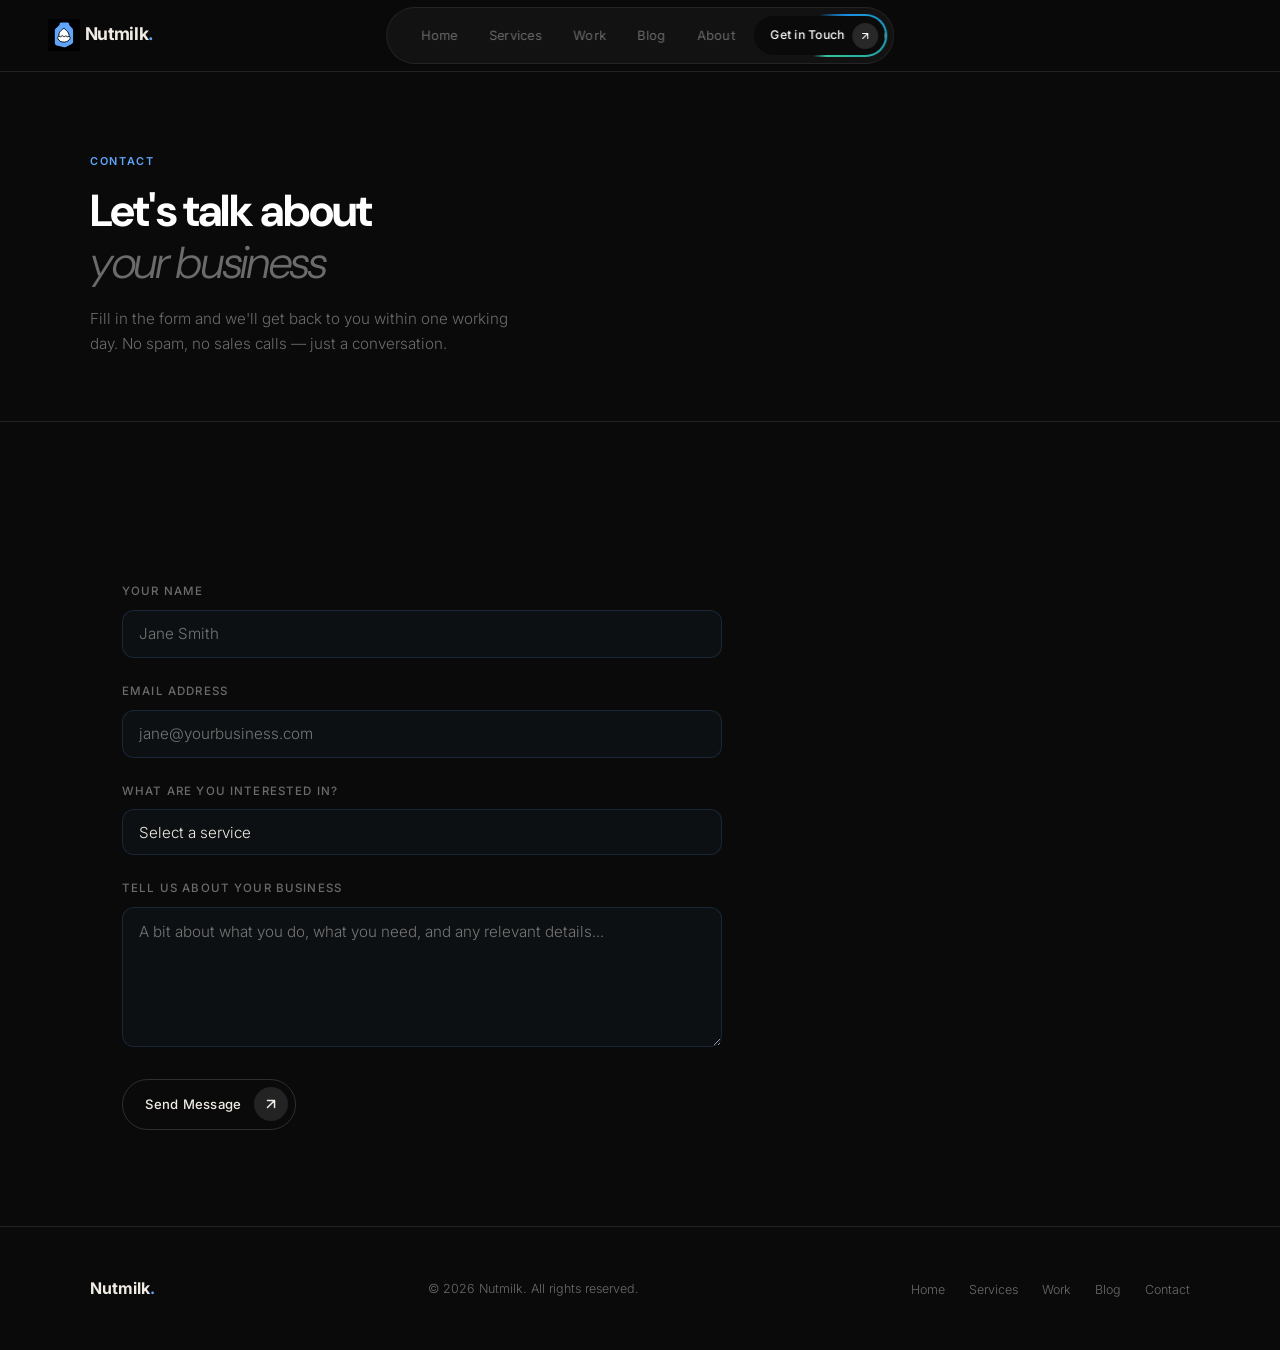
<file: contact.html>
<!DOCTYPE html>
<html lang="en">
<head>
  <meta charset="UTF-8" />
  <meta name="viewport" content="width=device-width, initial-scale=1.0" />
  <title>Contact — Nutmilk</title>
  <meta name="description" content="Get in touch with Nutmilk — design and AI for small businesses." />
  <link rel="stylesheet" href="style.css" />
  <link rel="icon" type="image/svg+xml" href="Nutmilk-Icon.svg" />
</head>
<body>

  <nav>
    <a href="index.html" class="nav-logo"><img src="Nutmilk-Icon.svg" alt="Nutmilk icon" style="width:32px;height:32px;display:inline-block;vertical-align:middle;margin-right:0.3rem;position:relative;top:-1px;" />Nutmilk<span>.</span></a>
    <div class="nav-pill">
      <a href="index.html">Home</a>
      <a href="services.html">Services</a>
      <a href="work.html">Work</a>
      <a href="blog.html">Blog</a>
      <a href="about.html">About</a>
      <span class="nav-cta-wrap"><span class="nav-cta-spinner"></span><a href="contact.html" class="nav-cta"><span class="nav-cta-text">Get in Touch</span><span class="nav-cta-icon"><svg width="10" height="10" viewBox="0 0 14 14" fill="none"><path d="M2 7H12M12 7L7 2M12 7L7 12" stroke="currentColor" stroke-width="1.5" stroke-linecap="round" stroke-linejoin="round"/></svg></span></a></span>
    </div>
    <button class="nav-toggle" aria-label="Toggle menu" id="navToggle" onclick="
      var menu = document.getElementById('mobileMenu');
      var btn = document.getElementById('navToggle');
      menu.classList.toggle('open');
      btn.classList.toggle('open');
    ">
      <span class="bar bar1"></span>
      <span class="bar bar2"></span>
      <span class="bar bar3"></span>
    </button>
  </nav>
  <div class="nav-mobile-menu" id="mobileMenu">
    <a href="index.html">Home</a>
      <a href="services.html">Services</a>
    <a href="work.html">Our Work</a>
    <a href="blog.html">Blog</a>
    <a href="about.html">About</a>
    <a href="contact.html">Get in Touch</a>
  </div>

  <main>

    <div class="page-hero">
      <div class="page-hero-inner">
        <p class="label">Contact</p>
        <h1 class="section-title">Let's talk about<br /><em>your business</em></h1>
        <p class="section-sub">Fill in the form and we'll get back to you within one working day. No spam, no sales calls — just a conversation.</p>
      </div>
    </div>

    <section class="section">
      <div class="container">
        <form class="form-wrap" action="https://formspree.io/f/mqeyrapw" method="POST">
          <div class="form-row">
            <label for="name">Your Name</label>
            <input type="text" id="name" name="name" placeholder="Jane Smith" required />
          </div>
          <div class="form-row">
            <label for="email">Email Address</label>
            <input type="email" id="email" name="email" placeholder="jane@yourbusiness.com" required />
          </div>
          <div class="form-row">
            <label for="service">What are you interested in?</label>
            <select id="service" name="service">
              <option value="" disabled selected>Select a service</option>
              <option value="ux-review">UX Review — £399</option>
              <option value="website-build">Website Build — £1,499</option>
              <option value="automation-programme">Automation Programme — £2,999</option>
              <option value="not-sure">Not sure yet</option>
            </select>
          </div>
          <div class="form-row">
            <label for="message">Tell us about your business</label>
            <textarea id="message" name="message" placeholder="A bit about what you do, what you need, and any relevant details..." required></textarea>
          </div>
          <input type="text" name="_gotcha" style="display:none" />
          <button type="submit" class="btn-pill">
            <span class="btn-pill-text">Send Message</span>
            <span class="btn-pill-icon">
              <svg width="14" height="14" viewBox="0 0 14 14" fill="none"><path d="M2 7H12M12 7L7 2M12 7L7 12" stroke="currentColor" stroke-width="1.5" stroke-linecap="round" stroke-linejoin="round"/></svg>
            </span>
          </button>
        </form>
      </div>
    </section>

  </main>

  <footer>
    <div class="footer-inner">
      <div class="footer-logo">Nutmilk<span>.</span></div>
      <p class="footer-copy">&copy; 2026 Nutmilk. All rights reserved.</p>
      <ul class="footer-links">
        <li><a href="index.html">Home</a></li>
        <li><a href="services.html">Services</a></li>
        <li><a href="work.html">Work</a></li>
        <li><a href="blog.html">Blog</a></li>
        <li><a href="contact.html">Contact</a></li>
      </ul>
    </div>
  </footer>

</body>
</html>
</file>
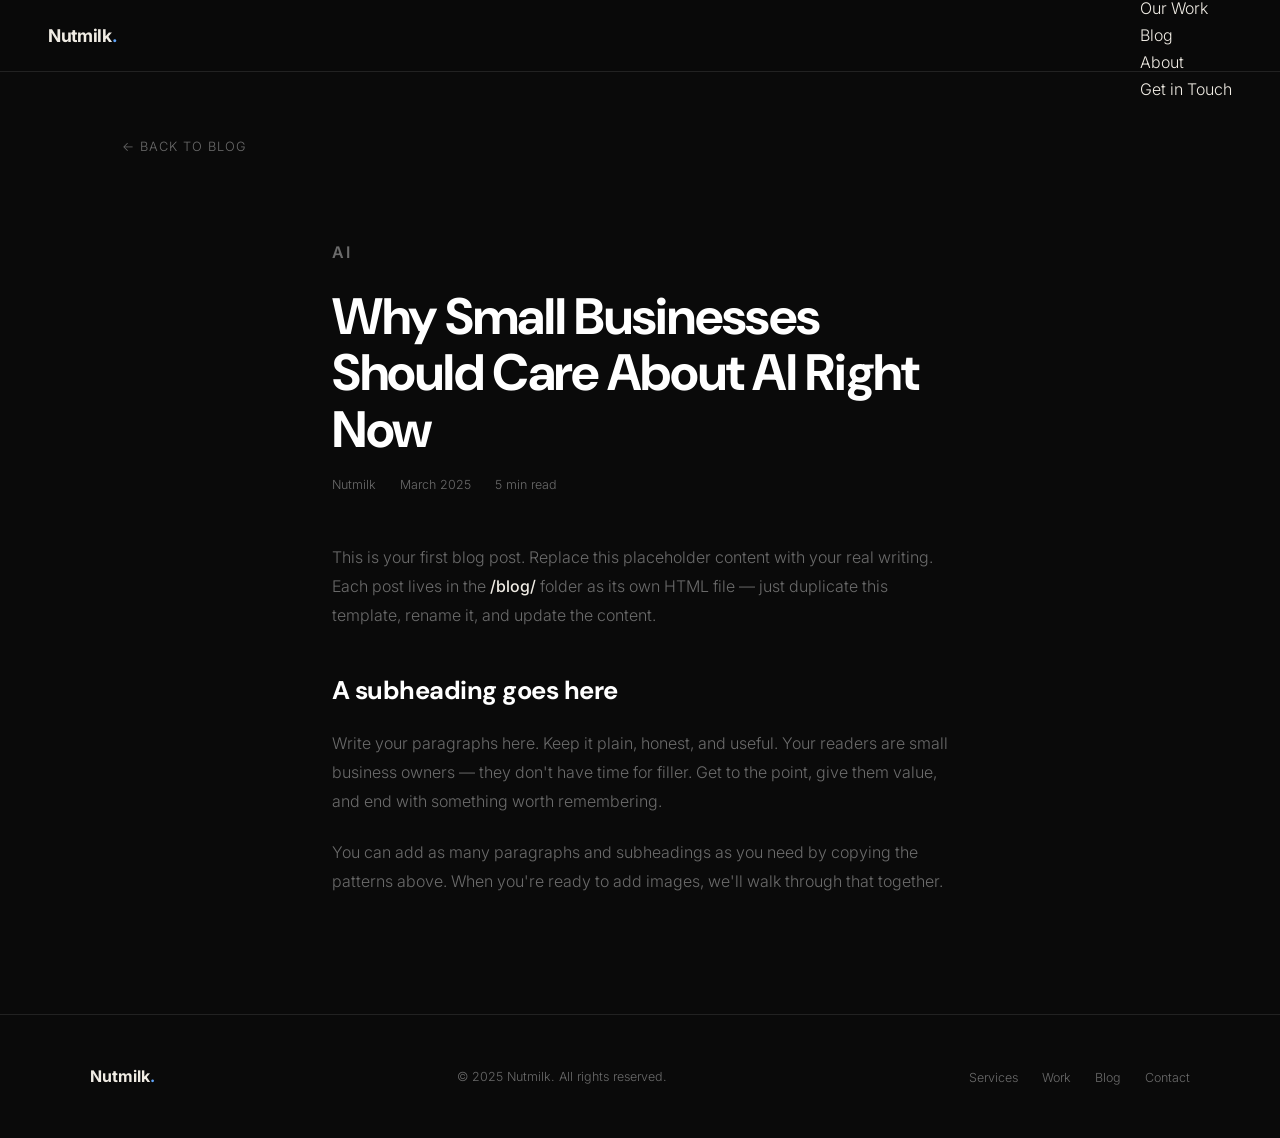
<file: post-template.html>
<!DOCTYPE html>
<html lang="en">
<head>
  <meta charset="UTF-8" />
  <meta name="viewport" content="width=device-width, initial-scale=1.0" />
  <title>Post Title — Nutmilk Blog</title>
  <meta name="description" content="Post description goes here." />
  <link rel="stylesheet" href="../style.css" />
  <style>
    .post-body { max-width: 680px; margin: 0 auto; padding: 5rem 2rem 6rem; }
    .post-body h1 {
      font-family: var(--font-display);
      font-size: clamp(2rem, 5vw, 3.2rem);
      line-height: 1.1;
      letter-spacing: -0.025em;
      color: var(--white);
      margin-bottom: 1rem;
    }
    .post-meta { font-size: 0.78rem; color: var(--text-muted); margin-bottom: 3rem; display: flex; gap: 1.5rem; }
    .post-body p { color: var(--text-muted); margin-bottom: 1.4rem; font-size: 1rem; line-height: 1.8; }
    .post-body h2 {
      font-family: var(--font-display);
      font-size: 1.6rem;
      color: var(--white);
      margin: 2.5rem 0 1rem;
      letter-spacing: -0.02em;
    }
    .post-body strong { color: var(--text); font-weight: 500; }
    .back-link { display:inline-flex; align-items:center; gap:0.4rem; font-size:0.8rem; letter-spacing:0.08em; text-transform:uppercase; color:var(--text-muted); padding: 4rem 2rem 0; max-width:var(--max-w); margin:0 auto; display:block; }
    .back-link:hover { color: var(--text); }
  </style>
</head>
<body>

  <nav>
    <a href="../index.html" class="nav-logo">Nutmilk<span>.</span></a>
    <ul class="nav-links">
      <li><a href="../services.html">Services</a></li>
      <li><a href="../work.html">Our Work</a></li>
      <li><a href="../blog.html" class="active">Blog</a></li>
      <li><a href="../about.html">About</a></li>
      <li><a href="../contact.html" class="nav-cta">Get in Touch</a></li>
    </ul>
    <button class="nav-toggle" aria-label="Toggle menu" onclick="this.closest('nav').querySelector('.nav-links').classList.toggle('open')">
      <span></span><span></span><span></span>
    </button>
  </nav>

  <main>
    <a href="../blog.html" class="back-link">← Back to Blog</a>

    <article class="post-body">
      <p class="label">AI</p>
      <h1>Why Small Businesses Should Care About AI Right Now</h1>
      <div class="post-meta">
        <span>Nutmilk</span>
        <span>March 2025</span>
        <span>5 min read</span>
      </div>

      <p>This is your first blog post. Replace this placeholder content with your real writing. Each post lives in the <strong>/blog/</strong> folder as its own HTML file — just duplicate this template, rename it, and update the content.</p>

      <h2>A subheading goes here</h2>

      <p>Write your paragraphs here. Keep it plain, honest, and useful. Your readers are small business owners — they don't have time for filler. Get to the point, give them value, and end with something worth remembering.</p>

      <p>You can add as many paragraphs and subheadings as you need by copying the patterns above. When you're ready to add images, we'll walk through that together.</p>

    </article>
  </main>

  <footer>
    <div class="footer-inner">
      <div class="footer-logo">Nutmilk<span>.</span></div>
      <p class="footer-copy">&copy; 2025 Nutmilk. All rights reserved.</p>
      <ul class="footer-links">
        <li><a href="../services.html">Services</a></li>
        <li><a href="../work.html">Work</a></li>
        <li><a href="../blog.html">Blog</a></li>
        <li><a href="../contact.html">Contact</a></li>
      </ul>
    </div>
  </footer>

</body>
</html>
</file>
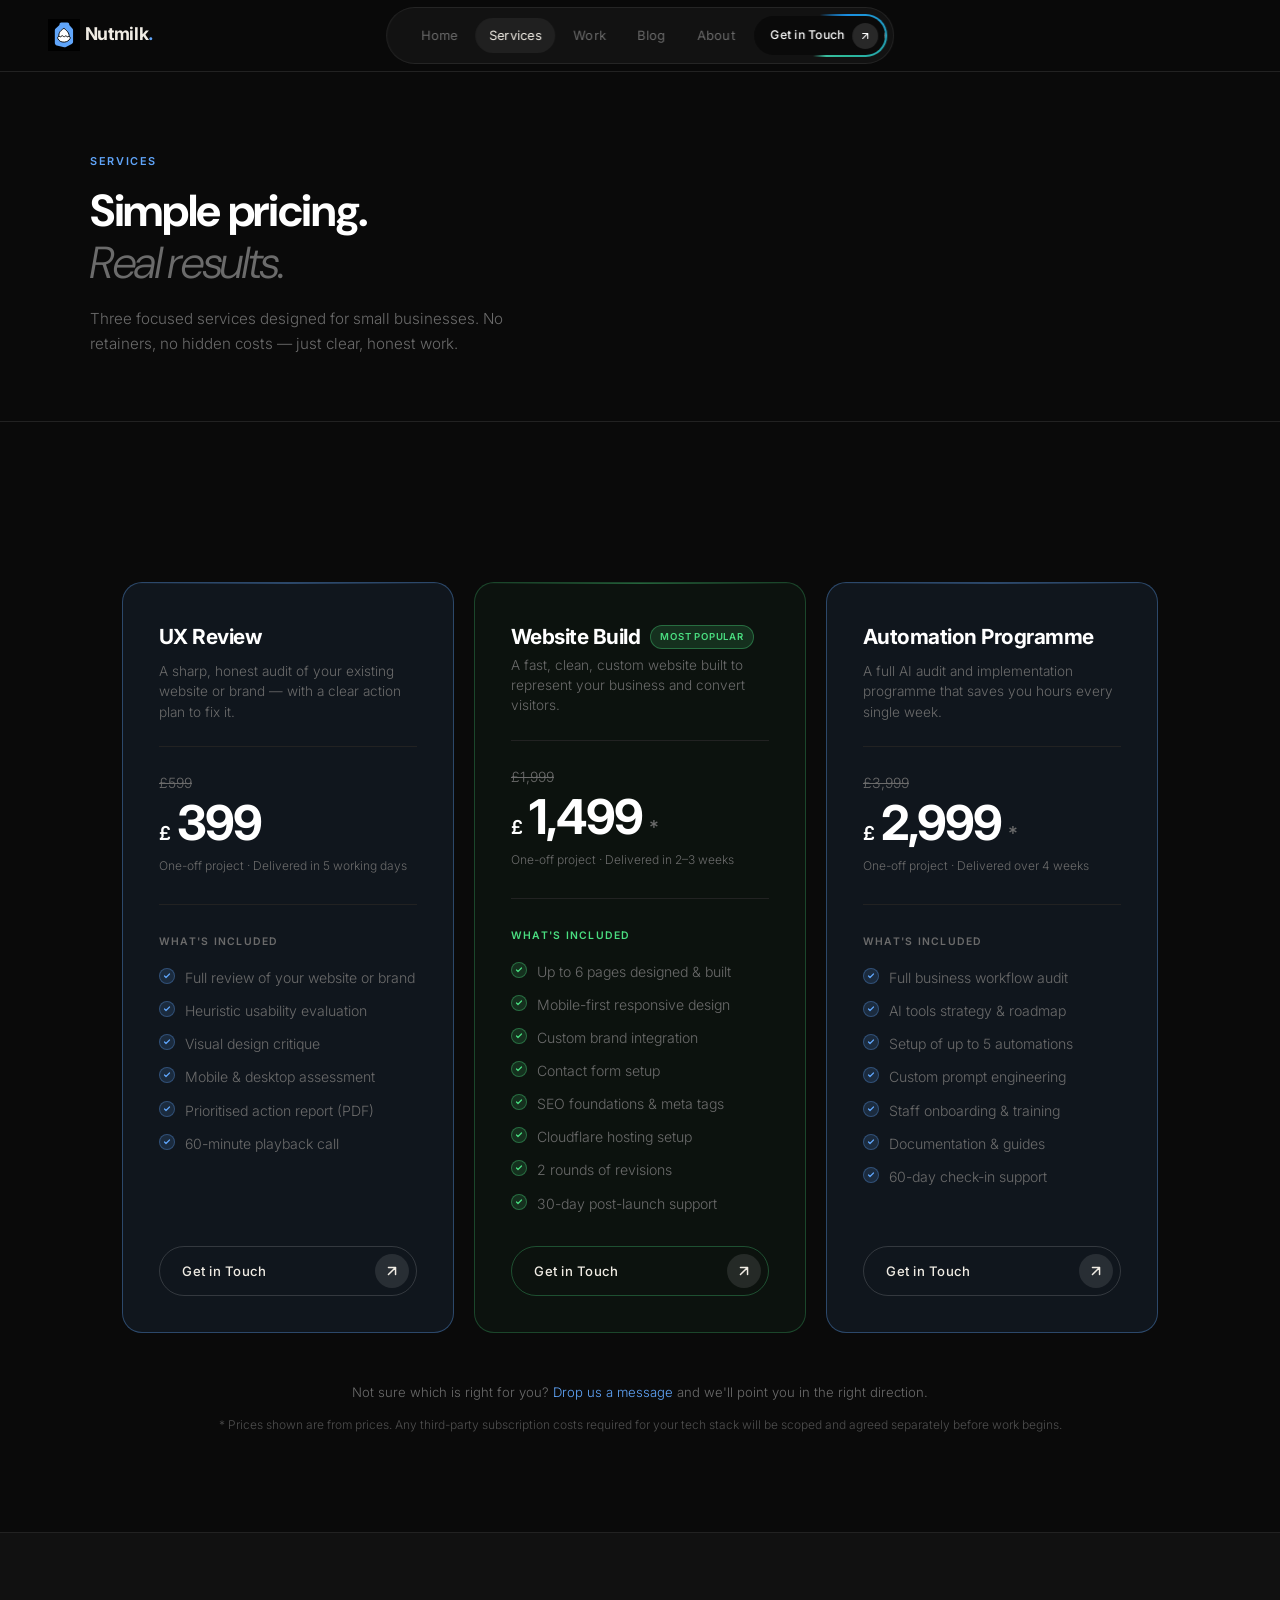
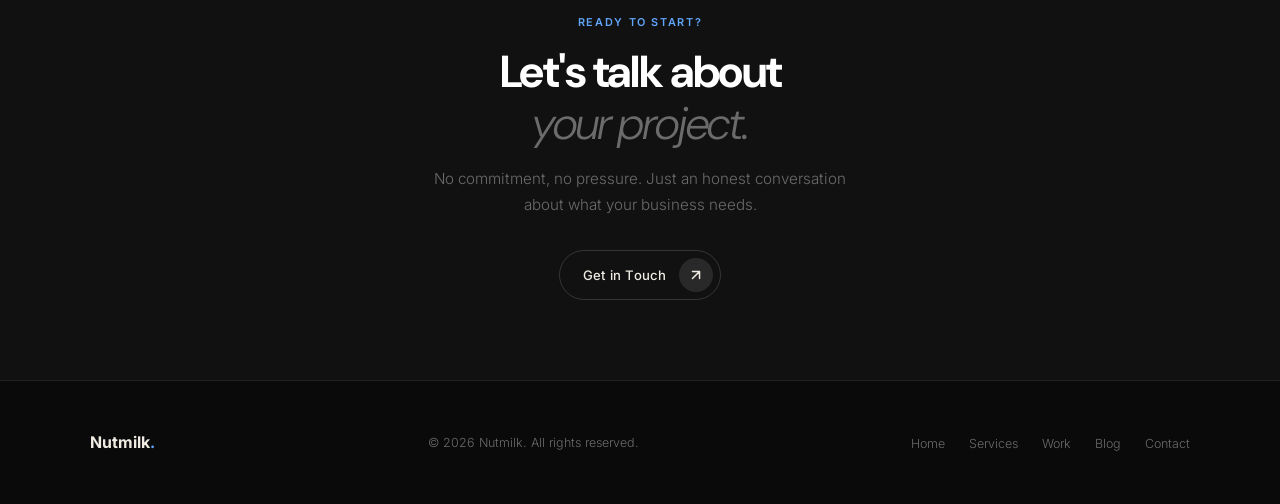
<file: services.html>
<!DOCTYPE html>
<html lang="en">
<head>
  <meta charset="UTF-8" />
  <meta name="viewport" content="width=device-width, initial-scale=1.0" />
  <title>Services — Nutmilk</title>
  <meta name="description" content="Digital design, AI automations, and design critique for small businesses." />
  <link rel="stylesheet" href="style.css" />
  <link rel="icon" type="image/svg+xml" href="Nutmilk-Icon.svg" />
  <style>
    /* ── Pricing grid ───────────────────────────── */
    .pricing-grid {
      display: grid;
      grid-template-columns: repeat(3, 1fr);
      gap: 1.25rem;
      margin-top: 4rem;
      align-items: stretch;
    }
    .pricing-card {
      background: var(--accent-fill);
      border: 1px solid var(--accent-glow);
      border-radius: 20px;
      padding: 2.25rem;
      display: flex;
      flex-direction: column;
      position: relative;
      overflow: hidden;
      transition: border-color 0.3s, transform 0.3s var(--ease);
    }
    .pricing-card::before {
      content: '';
      position: absolute;
      top: 0; left: 0; right: 0;
      height: 1px;
      background: linear-gradient(90deg, transparent, rgba(96,165,250,0.35), transparent);
    }
    .pricing-card:hover {
      border-color: rgba(96,165,250,0.3);
      transform: translateY(-4px);
    }
    .pricing-card.featured {
      background: rgba(96,165,250,0.08);
      border-color: rgba(96,165,250,0.35);
    }
    .pricing-badge {
      display: inline-flex;
      align-items: center;
      background: rgba(96,165,250,0.15);
      border: 1px solid rgba(96,165,250,0.3);
      border-radius: 999px;
      padding: 0.2rem 0.6rem;
      font-size: 0.6rem;
      font-weight: 600;
      letter-spacing: 0.08em;
      text-transform: uppercase;
      color: var(--accent);
      white-space: nowrap;
      flex-shrink: 0;
    }
    .pricing-card-header {
      margin-bottom: 1.5rem;
      padding-bottom: 1.5rem;
      border-bottom: 1px solid var(--border);
    }
    .pricing-service-name {
      font-size: 1.3rem;
      font-weight: 700;
      letter-spacing: -0.025em;
      color: var(--white);
      margin-bottom: 0.4rem;
    }
    .pricing-sub {
      font-size: 0.85rem;
      color: var(--text-muted);
      font-weight: 300;
      line-height: 1.5;
    }
    .pricing-price-block {
      margin-bottom: 1.75rem;
      padding-bottom: 1.75rem;
      border-bottom: 1px solid var(--border);
    }
    .pricing-was {
      font-size: 0.88rem;
      color: var(--text-muted);
      text-decoration: line-through;
      margin-bottom: 0.25rem;
      font-weight: 300;
    }
    .pricing-now {
      display: flex;
      align-items: baseline;
      gap: 0.4rem;
    }
    .pricing-currency {
      font-size: 1.2rem;
      font-weight: 600;
      color: var(--white);
      letter-spacing: -0.02em;
    }
    .pricing-amount {
      font-size: 3rem;
      font-weight: 700;
      color: var(--white);
      letter-spacing: -0.04em;
      line-height: 1;
    }
    .pricing-note {
      font-size: 0.75rem;
      color: var(--text-muted);
      margin-top: 0.4rem;
      font-weight: 300;
    }
    .pricing-includes {
      flex: 1;
      margin-bottom: 2rem;
    }
    .pricing-includes-label {
      font-size: 0.65rem;
      font-weight: 600;
      letter-spacing: 0.12em;
      text-transform: uppercase;
      color: var(--text-muted);
      margin-bottom: 1rem;
    }
    .pricing-includes ul {
      display: flex;
      flex-direction: column;
      gap: 0.75rem;
    }
    .pricing-includes li {
      display: flex;
      align-items: flex-start;
      gap: 0.65rem;
      font-size: 0.88rem;
      color: var(--text-muted);
      font-weight: 300;
      line-height: 1.5;
    }
    .pricing-includes li::before {
      content: '';
      width: 16px;
      height: 16px;
      border-radius: 50%;
      background: rgba(96,165,250,0.15);
      border: 1px solid rgba(96,165,250,0.3);
      flex-shrink: 0;
      margin-top: 1px;
      display: flex;
      align-items: center;
      justify-content: center;
      background-image: url("data:image/svg+xml,%3Csvg width='8' height='8' viewBox='0 0 8 8' fill='none' xmlns='http://www.w3.org/2000/svg'%3E%3Cpath d='M1.5 4L3 5.5L6.5 2' stroke='%2360a5fa' stroke-width='1.2' stroke-linecap='round' stroke-linejoin='round'/%3E%3C/svg%3E");
      background-repeat: no-repeat;
      background-position: center;
    }

        /* ── Fix pill button layout inside cards ───── */
    .pricing-card .btn-pill {
      width: 100%;
      justify-content: space-between;
    }

    /* ── Green highlight for Website Build ─────── */
    .pricing-card.green {
      background: rgba(74, 222, 128, 0.04);
      border-color: rgba(74, 222, 128, 0.25);
    }
    .pricing-card.green::before {
      background: linear-gradient(90deg, transparent, rgba(74,222,128,0.4), transparent);
    }
    .pricing-card.green:hover {
      background: rgba(74, 222, 128, 0.08);
      border-color: rgba(74, 222, 128, 0.45);
    }
    .pricing-card.green .pricing-badge {
      background: rgba(74, 222, 128, 0.15);
      border-color: rgba(74, 222, 128, 0.35);
      color: #4ade80;
    }
    .pricing-card.green .card-num,
    .pricing-card.green .pricing-includes-label { color: #4ade80; }
    .pricing-card.green .pricing-includes li::before {
      background-color: rgba(74, 222, 128, 0.15);
      border-color: rgba(74, 222, 128, 0.35);
      background-image: url("data:image/svg+xml,%3Csvg width='8' height='8' viewBox='0 0 8 8' fill='none' xmlns='http://www.w3.org/2000/svg'%3E%3Cpath d='M1.5 4L3 5.5L6.5 2' stroke='%234ade80' stroke-width='1.2' stroke-linecap='round' stroke-linejoin='round'/%3E%3C/svg%3E");
    }
    .pricing-card.green .btn-pill {
      border-color: rgba(74, 222, 128, 0.3);
    }
    .pricing-card.green .btn-pill:hover {
      border-color: #4ade80;
    }
    .pricing-card.green .pricing-service-name { color: #ffffff; }

    @media (max-width: 900px) {
      .pricing-grid {
        grid-template-columns: 1fr;
        max-width: 480px;
        margin-left: auto;
        margin-right: auto;
      }
      .pricing-card { order: 0; }
      .pricing-card:nth-child(1) { order: 1; }
      .pricing-card.featured { order: 2; }
      .pricing-card:nth-child(3) { order: 3; }
    }
  </style>
</head>
<body>

  <nav>
    <a href="index.html" class="nav-logo"><img src="Nutmilk-Icon.svg" alt="Nutmilk icon" style="width:32px;height:32px;display:inline-block;vertical-align:middle;margin-right:0.3rem;position:relative;top:-1px;" />Nutmilk<span>.</span></a>
    <div class="nav-pill">
      <a href="index.html">Home</a>
      <a href="services.html" class="active">Services</a>
      <a href="work.html">Work</a>
      <a href="blog.html">Blog</a>
      <a href="about.html">About</a>
      <span class="nav-cta-wrap"><span class="nav-cta-spinner"></span><a href="contact.html" class="nav-cta"><span class="nav-cta-text">Get in Touch</span><span class="nav-cta-icon"><svg width="10" height="10" viewBox="0 0 14 14" fill="none"><path d="M2 7H12M12 7L7 2M12 7L7 12" stroke="currentColor" stroke-width="1.5" stroke-linecap="round" stroke-linejoin="round"/></svg></span></a></span>
    </div>
    <button class="nav-toggle" aria-label="Toggle menu" id="navToggle" onclick="
      var menu = document.getElementById('mobileMenu');
      var btn = document.getElementById('navToggle');
      menu.classList.toggle('open');
      btn.classList.toggle('open');
    ">
      <span class="bar bar1"></span>
      <span class="bar bar2"></span>
      <span class="bar bar3"></span>
    </button>
  </nav>
  <div class="nav-mobile-menu" id="mobileMenu">
    <a href="index.html">Home</a>
      <a href="services.html">Services</a>
    <a href="work.html">Our Work</a>
    <a href="blog.html">Blog</a>
    <a href="about.html">About</a>
    <a href="contact.html">Get in Touch</a>
  </div>

  <main>

    <div class="page-hero">
      <div class="page-hero-inner">
        <p class="label">Services</p>
        <h1 class="section-title">Simple pricing.<br /><em>Real results.</em></h1>
        <p class="section-sub">Three focused services designed for small businesses. No retainers, no hidden costs — just clear, honest work.</p>
      </div>
    </div>

    <section class="section">
      <div class="container">

        <div class="pricing-grid">

          <!-- UX REVIEW -->
          <div class="pricing-card featured">
            <div class="pricing-card-header">
              <div class="pricing-service-name">UX Review</div>
              <div class="pricing-sub">A sharp, honest audit of your existing website or brand — with a clear action plan to fix it.</div>
            </div>
            <div class="pricing-price-block">
              <div class="pricing-was">£599</div>
              <div class="pricing-now">
                <span class="pricing-currency">£</span>
                <span class="pricing-amount">399</span>
              </div>
              <div class="pricing-note">One-off project · Delivered in 5 working days</div>
            </div>
            <div class="pricing-includes">
              <div class="pricing-includes-label">What's included</div>
              <ul>
                <li>Full review of your website or brand</li>
                <li>Heuristic usability evaluation</li>
                <li>Visual design critique</li>
                <li>Mobile & desktop assessment</li>
                <li>Prioritised action report (PDF)</li>
                <li>60-minute playback call</li>
              </ul>
            </div>
            <a href="contact.html" class="btn-pill">
              <span class="btn-pill-text">Get in Touch</span>
              <span class="btn-pill-icon">
                <svg width="14" height="14" viewBox="0 0 14 14" fill="none"><path d="M2 7H12M12 7L7 2M12 7L7 12" stroke="currentColor" stroke-width="1.5" stroke-linecap="round" stroke-linejoin="round"/></svg>
              </span>
            </a>
          </div>

          <!-- WEBSITE BUILD -->
          <div class="pricing-card featured green">
            <div class="pricing-card-header">
              <div style="display:flex; align-items:center; gap:0.6rem; flex-wrap:wrap;">
                <div class="pricing-service-name" style="margin-bottom:0;">Website Build</div>
                <span class="pricing-badge">Most Popular</span>
              </div>
              <div class="pricing-sub">A fast, clean, custom website built to represent your business and convert visitors.</div>
            </div>
            <div class="pricing-price-block">
              <div class="pricing-was">£1,999</div>
              <div class="pricing-now">
                <span class="pricing-currency">£</span>
                <span class="pricing-amount">1,499</span><sup style="font-size:1.2rem; font-weight:500; color:var(--text-muted); vertical-align:super; line-height:0;">*</sup>
              </div>
              <div class="pricing-note">One-off project · Delivered in 2–3 weeks</div>
            </div>
            <div class="pricing-includes">
              <div class="pricing-includes-label">What's included</div>
              <ul>
                <li>Up to 6 pages designed & built</li>
                <li>Mobile-first responsive design</li>
                <li>Custom brand integration</li>
                <li>Contact form setup</li>
                <li>SEO foundations & meta tags</li>
                <li>Cloudflare hosting setup</li>
                <li>2 rounds of revisions</li>
                <li>30-day post-launch support</li>
              </ul>
            </div>
            <a href="contact.html" class="btn-pill">
              <span class="btn-pill-text">Get in Touch</span>
              <span class="btn-pill-icon">
                <svg width="14" height="14" viewBox="0 0 14 14" fill="none"><path d="M2 7H12M12 7L7 2M12 7L7 12" stroke="currentColor" stroke-width="1.5" stroke-linecap="round" stroke-linejoin="round"/></svg>
              </span>
            </a>
          </div>

          <!-- AUTOMATION PROGRAMME -->
          <div class="pricing-card featured">
            <div class="pricing-card-header">
              <div class="pricing-service-name">Automation Programme</div>
              <div class="pricing-sub">A full AI audit and implementation programme that saves you hours every single week.</div>
            </div>
            <div class="pricing-price-block">
              <div class="pricing-was">£3,999</div>
              <div class="pricing-now">
                <span class="pricing-currency">£</span>
                <span class="pricing-amount">2,999</span><sup style="font-size:1.2rem; font-weight:500; color:var(--text-muted); vertical-align:super; line-height:0;">*</sup>
              </div>
              <div class="pricing-note">One-off project · Delivered over 4 weeks</div>
            </div>
            <div class="pricing-includes">
              <div class="pricing-includes-label">What's included</div>
              <ul>
                <li>Full business workflow audit</li>
                <li>AI tools strategy & roadmap</li>
                <li>Setup of up to 5 automations</li>
                <li>Custom prompt engineering</li>
                <li>Staff onboarding & training</li>
                <li>Documentation & guides</li>
                <li>60-day check-in support</li>
              </ul>
            </div>
            <a href="contact.html" class="btn-pill">
              <span class="btn-pill-text">Get in Touch</span>
              <span class="btn-pill-icon">
                <svg width="14" height="14" viewBox="0 0 14 14" fill="none"><path d="M2 7H12M12 7L7 2M12 7L7 12" stroke="currentColor" stroke-width="1.5" stroke-linecap="round" stroke-linejoin="round"/></svg>
              </span>
            </a>
          </div>

        </div>

        <p style="margin-top:3rem; text-align:center; font-size:0.82rem; color:var(--text-muted); font-weight:300;">Not sure which is right for you? <a href="contact.html" style="color:var(--accent);">Drop us a message</a> and we'll point you in the right direction.</p>
        <p style="margin-top:0.75rem; text-align:center; font-size:0.75rem; color:var(--text-muted); font-weight:300; opacity:0.7;">* Prices shown are from prices. Any third-party subscription costs required for your tech stack will be scoped and agreed separately before work begins.</p>

      </div>
    </section>

    <!-- CTA -->
    <section style="padding:5rem 2rem; background:var(--bg-2); border-top:1px solid var(--border);">
      <div style="max-width:var(--max-w); margin:0 auto; text-align:center;">
        <p class="label">Ready to start?</p>
        <h2 class="section-title">Let's talk about<br /><em>your project.</em></h2>
        <p class="section-sub" style="margin:0 auto 2rem; text-align:center;">No commitment, no pressure. Just an honest conversation about what your business needs.</p>
        <a href="contact.html" class="btn-pill">
          <span class="btn-pill-text">Get in Touch</span>
          <span class="btn-pill-icon">
            <svg width="14" height="14" viewBox="0 0 14 14" fill="none"><path d="M2 7H12M12 7L7 2M12 7L7 12" stroke="currentColor" stroke-width="1.5" stroke-linecap="round" stroke-linejoin="round"/></svg>
          </span>
        </a>
      </div>
    </section>

  </main>

  <footer>
    <div class="footer-inner">
      <div class="footer-logo">Nutmilk<span>.</span></div>
      <p class="footer-copy">&copy; 2026 Nutmilk. All rights reserved.</p>
      <ul class="footer-links">
        <li><a href="index.html">Home</a></li>
        <li><a href="services.html">Services</a></li>
        <li><a href="work.html">Work</a></li>
        <li><a href="blog.html">Blog</a></li>
        <li><a href="contact.html">Contact</a></li>
      </ul>
    </div>
  </footer>

</body>
</html>
</file>
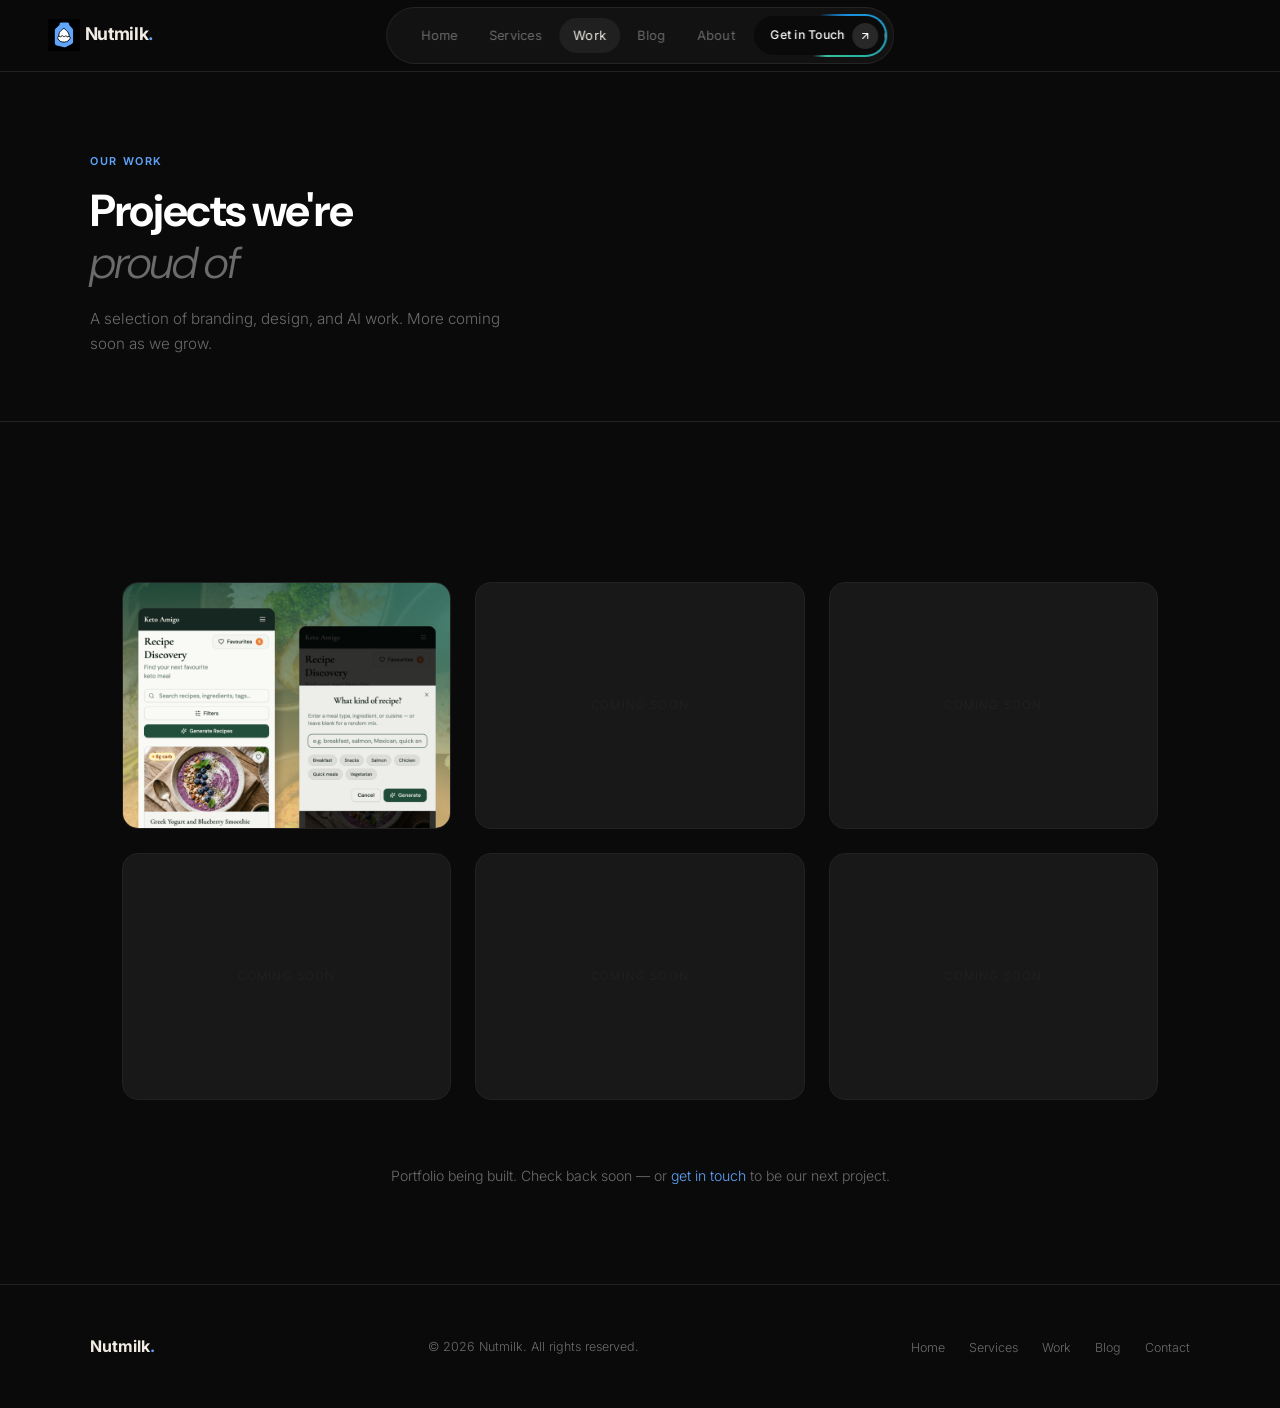
<file: work.html>
<!DOCTYPE html>
<html lang="en">
<head>
  <meta charset="UTF-8" />
  <meta name="viewport" content="width=device-width, initial-scale=1.0" />
  <title>Our Work — Nutmilk</title>
  <meta name="description" content="Portfolio of design and AI work by Nutmilk." />
  <link rel="stylesheet" href="style.css" />
  <link rel="icon" type="image/svg+xml" href="Nutmilk-Icon.svg" />
</head>
<body>

  <nav>
    <a href="index.html" class="nav-logo"><img src="Nutmilk-Icon.svg" alt="Nutmilk icon" style="width:32px;height:32px;display:inline-block;vertical-align:middle;margin-right:0.3rem;position:relative;top:-1px;" />Nutmilk<span>.</span></a>
    <div class="nav-pill">
      <a href="index.html">Home</a>
      <a href="services.html">Services</a>
      <a href="work.html" class="active">Work</a>
      <a href="blog.html">Blog</a>
      <a href="about.html">About</a>
      <span class="nav-cta-wrap"><span class="nav-cta-spinner"></span><a href="contact.html" class="nav-cta"><span class="nav-cta-text">Get in Touch</span><span class="nav-cta-icon"><svg width="10" height="10" viewBox="0 0 14 14" fill="none"><path d="M2 7H12M12 7L7 2M12 7L7 12" stroke="currentColor" stroke-width="1.5" stroke-linecap="round" stroke-linejoin="round"/></svg></span></a></span>
    </div>
    <button class="nav-toggle" aria-label="Toggle menu" id="navToggle" onclick="
      var menu = document.getElementById('mobileMenu');
      var btn = document.getElementById('navToggle');
      menu.classList.toggle('open');
      btn.classList.toggle('open');
    ">
      <span class="bar bar1"></span>
      <span class="bar bar2"></span>
      <span class="bar bar3"></span>
    </button>
  </nav>
  <div class="nav-mobile-menu" id="mobileMenu">
    <a href="index.html">Home</a>
      <a href="services.html">Services</a>
    <a href="work.html">Our Work</a>
    <a href="blog.html">Blog</a>
    <a href="about.html">About</a>
    <a href="contact.html">Get in Touch</a>
  </div>

  <main>

    <div class="page-hero">
      <div class="page-hero-inner">
        <p class="label">Our Work</p>
        <h1 class="section-title">Projects we're<br /><em>proud of</em></h1>
        <p class="section-sub">A selection of branding, design, and AI work. More coming soon as we grow.</p>
      </div>
    </div>

    <section class="section">
      <div class="container">
        <div class="work-grid">
          <a href="work/keto-amigo.html" class="work-item" style="display:block; text-decoration:none;">
            <img src="work/amigo-banner-1.png" alt="Keto Amigo" style="width:100%;height:100%;object-fit:cover;display:block;" />
            <div class="work-overlay">
              <h4>Keto Amigo</h4>
              <p>Ketogenic Lifestyle App</p>
            </div>
          </a>
          <div class="work-item"><div class="work-placeholder">Coming Soon</div><div class="work-overlay"><h4>Project Title</h4><p>Web Design · 2025</p></div></div>
          <div class="work-item"><div class="work-placeholder">Coming Soon</div><div class="work-overlay"><h4>Project Title</h4><p>AI Automation · 2025</p></div></div>
          <div class="work-item"><div class="work-placeholder">Coming Soon</div><div class="work-overlay"><h4>Project Title</h4><p>Design Critique · 2025</p></div></div>
          <div class="work-item"><div class="work-placeholder">Coming Soon</div><div class="work-overlay"><h4>Project Title</h4><p>Brand Identity · 2025</p></div></div>
          <div class="work-item"><div class="work-placeholder">Coming Soon</div><div class="work-overlay"><h4>Project Title</h4><p>Web Design · 2025</p></div></div>
        </div>
        <p style="margin-top:4rem; color:var(--text-muted); font-size:0.88rem; text-align:center;">Portfolio being built. Check back soon — or <a href="contact.html" style="color:var(--accent);">get in touch</a> to be our next project.</p>
      </div>
    </section>

  </main>

  <footer>
    <div class="footer-inner">
      <div class="footer-logo">Nutmilk<span>.</span></div>
      <p class="footer-copy">&copy; 2026 Nutmilk. All rights reserved.</p>
      <ul class="footer-links">
        <li><a href="index.html">Home</a></li>
        <li><a href="services.html">Services</a></li>
        <li><a href="work.html">Work</a></li>
        <li><a href="blog.html">Blog</a></li>
        <li><a href="contact.html">Contact</a></li>
      </ul>
    </div>
  </footer>

</body>
</html>
</file>
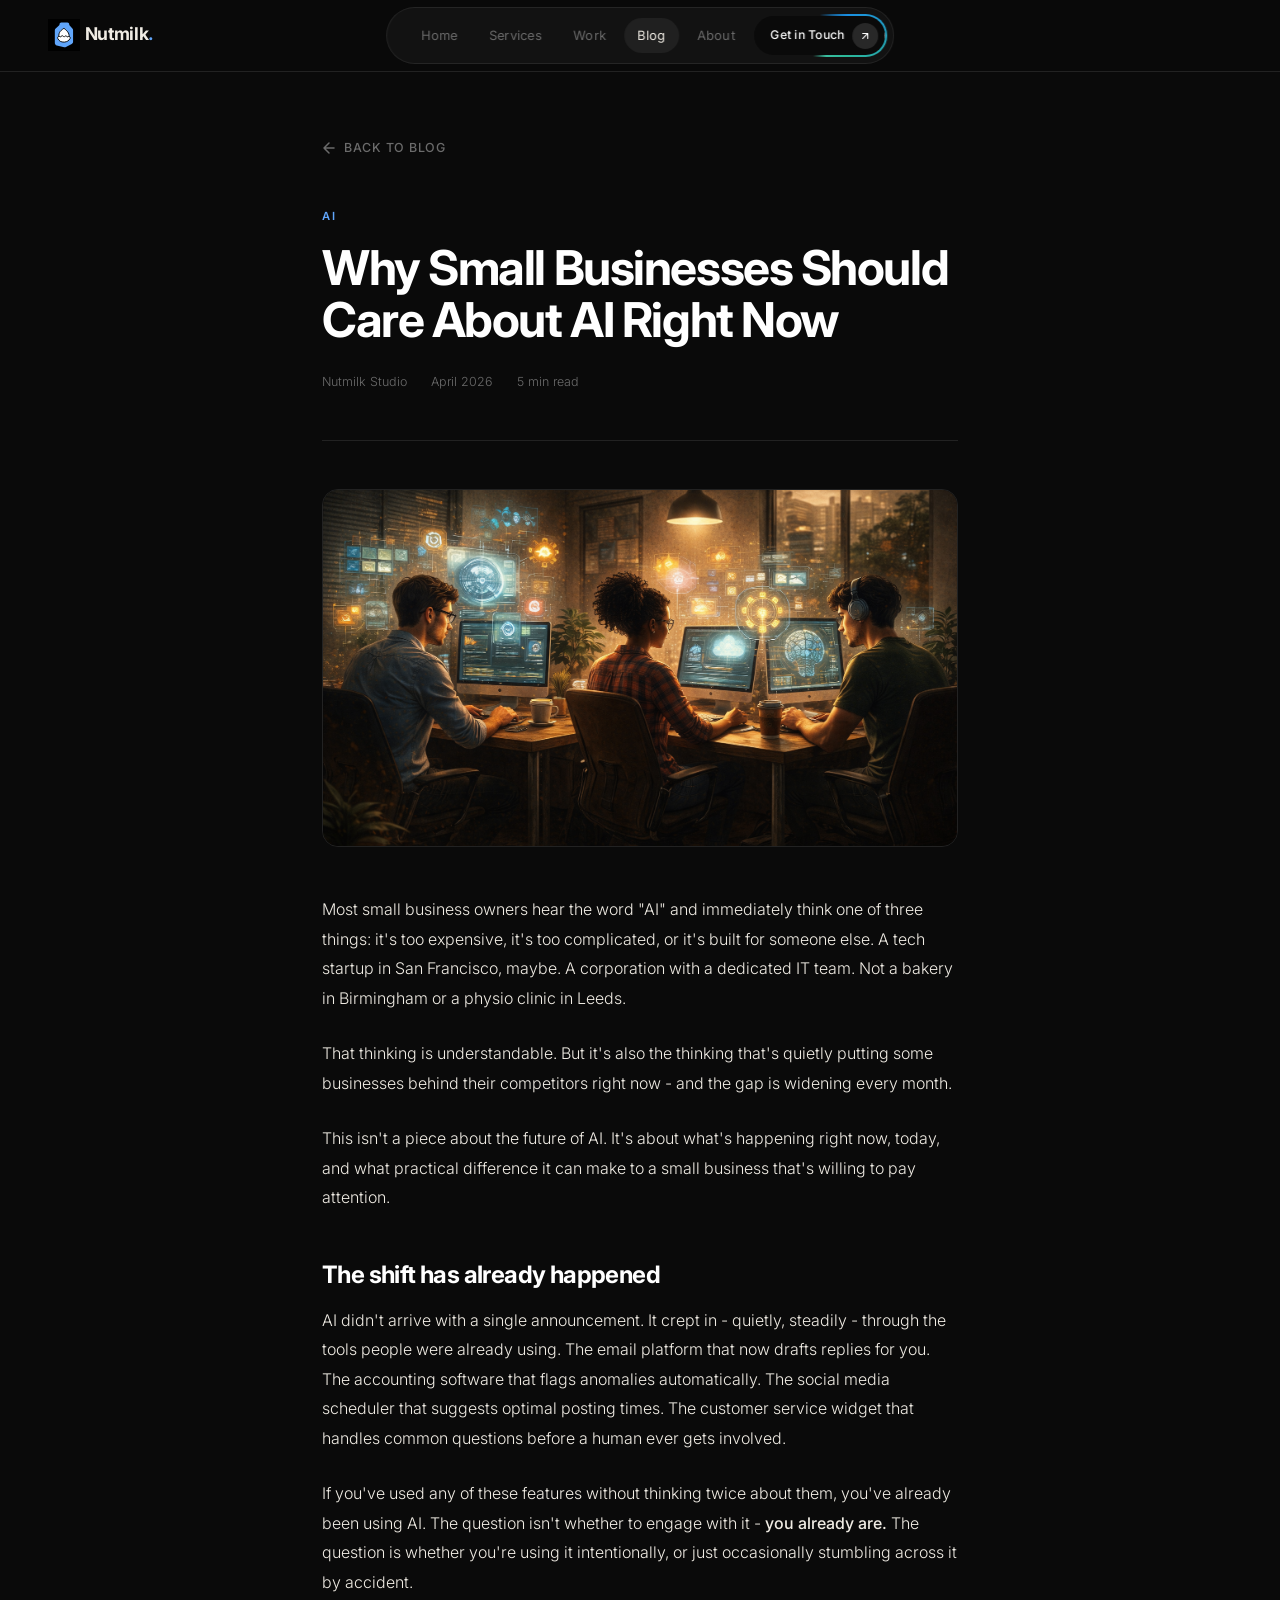
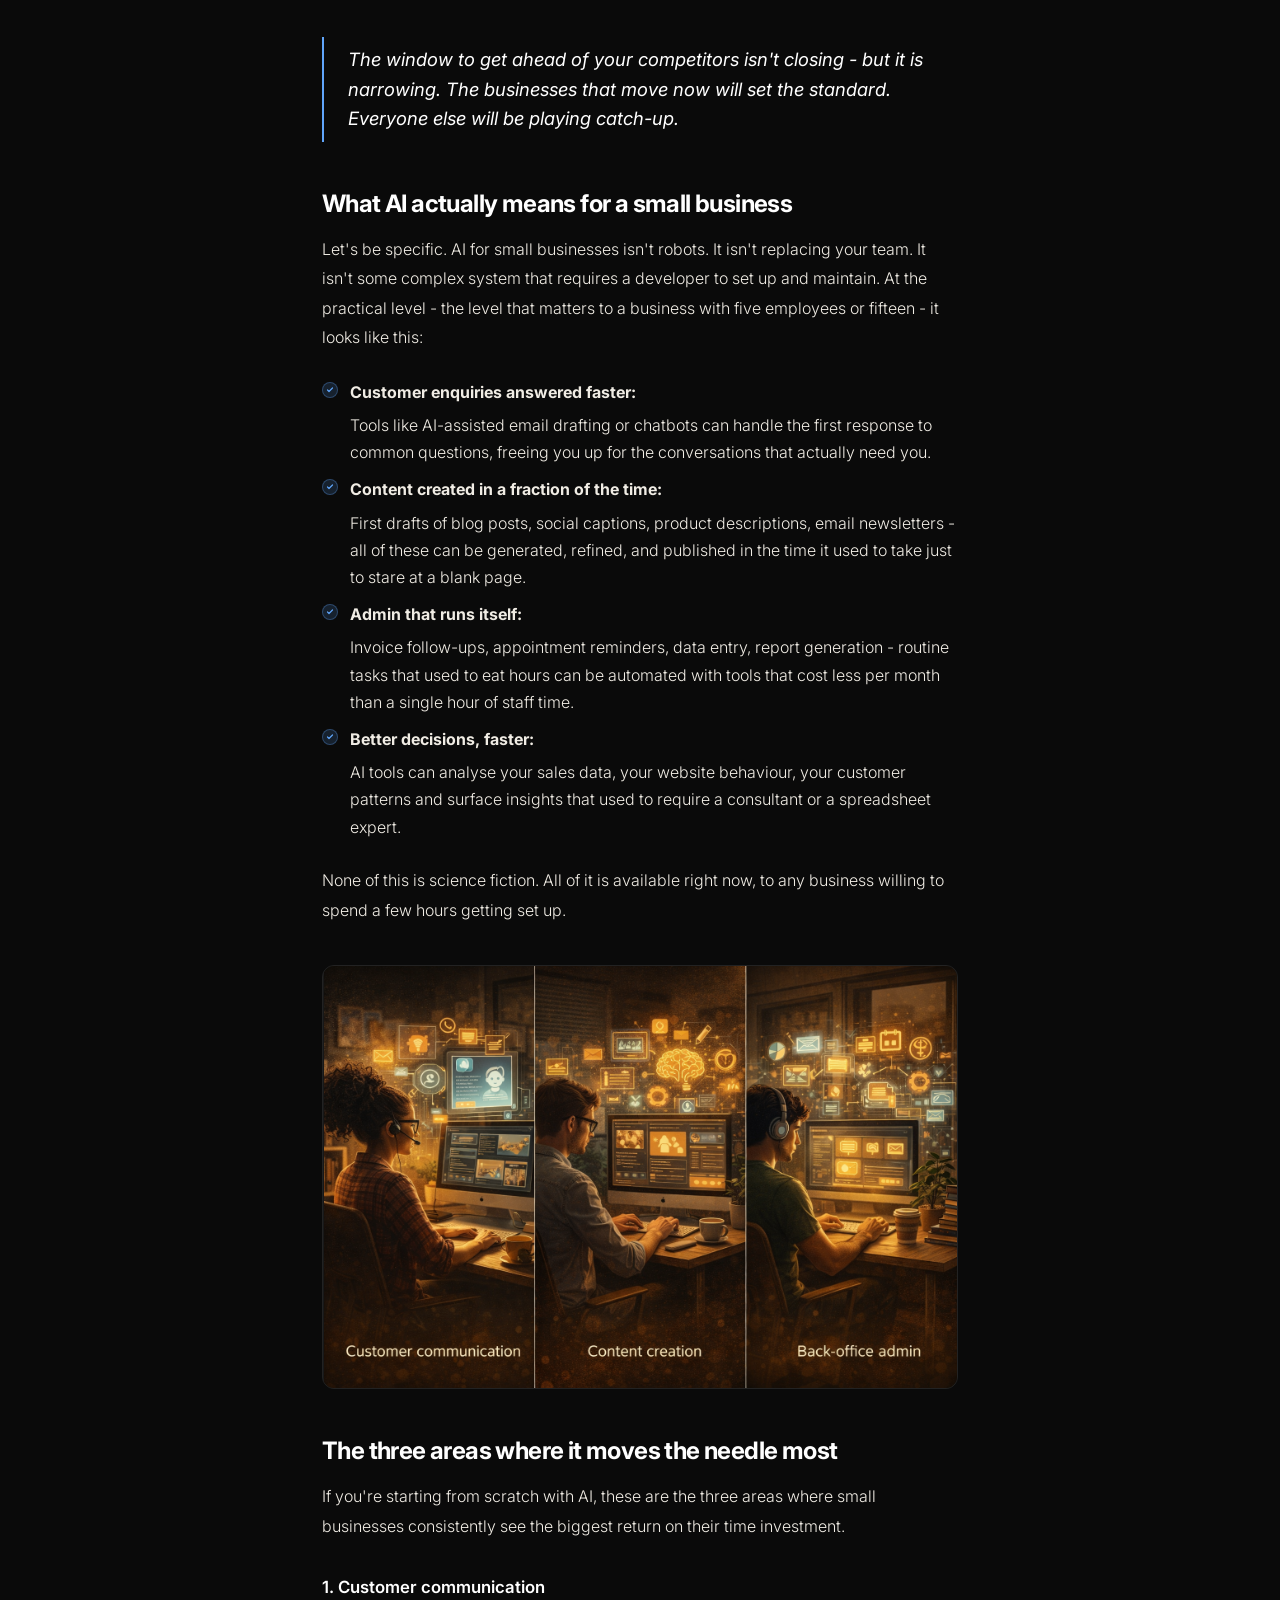
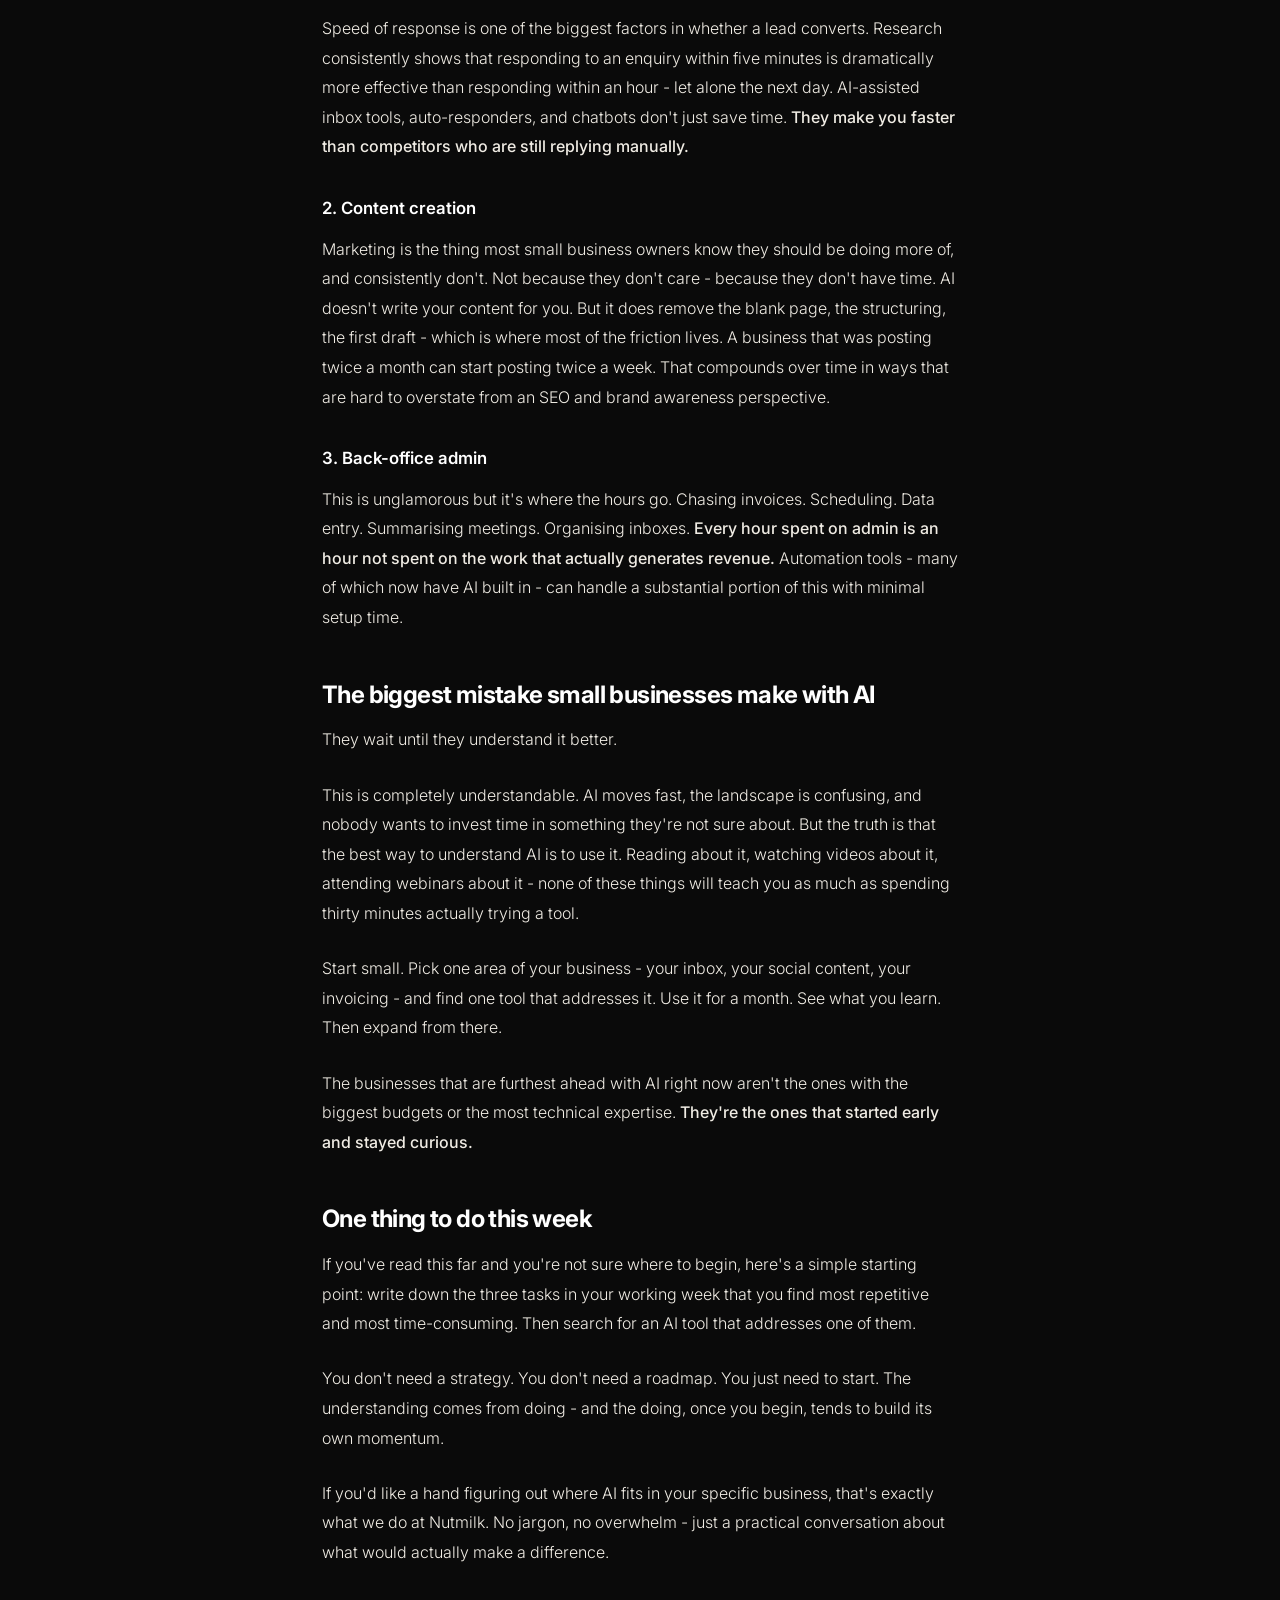
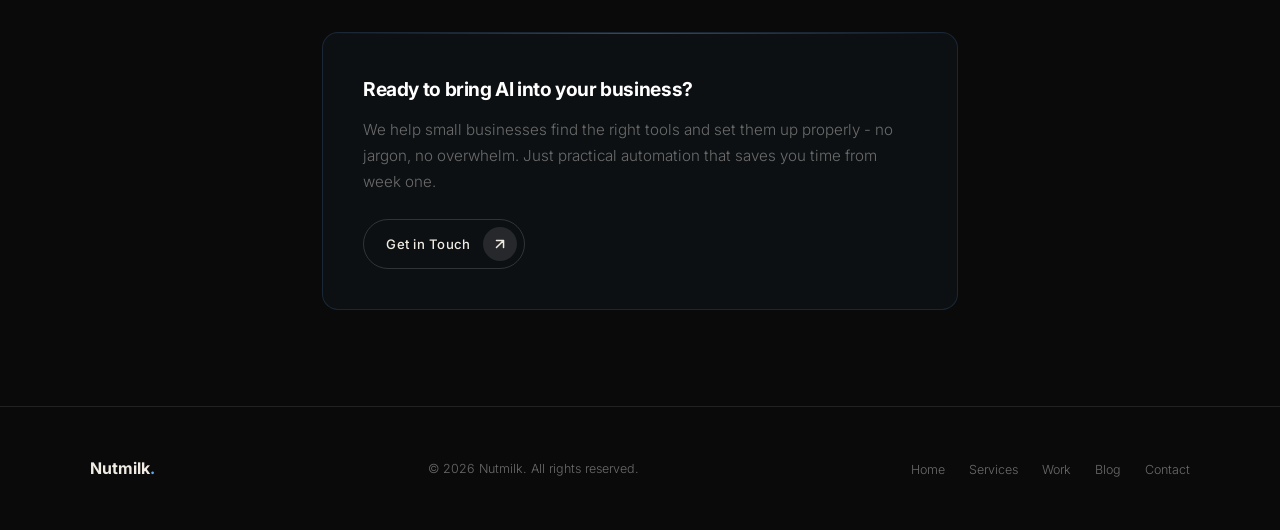
<file: blog/post-1.html>
<!DOCTYPE html>
<html lang="en">
<head>
  <meta charset="UTF-8" />
  <meta name="viewport" content="width=device-width, initial-scale=1.0" />
  <title>Why Small Businesses Should Care About AI Right Now - Nutmilk Blog</title>
  <meta name="description" content="Most small business owners think AI is too expensive or too complex. It's not. Here's why now is the time to pay attention - and what to actually do about it." />
  <link rel="stylesheet" href="../style.css" />
  <link rel="icon" type="image/svg+xml" href="../Nutmilk-Icon.svg" />
  <style>
    .post-wrap {
      max-width: 700px;
      margin: 0 auto;
      padding: 4rem 2rem 6rem;
    }
    .post-back {
      display: inline-flex;
      align-items: center;
      gap: 0.5rem;
      font-size: 0.78rem;
      font-weight: 500;
      letter-spacing: 0.06em;
      text-transform: uppercase;
      color: var(--text-muted);
      margin-bottom: 3rem;
      transition: color 0.2s;
      text-decoration: none;
    }
    .post-back:hover { color: var(--text); }
    .post-tag {
      font-size: 0.7rem;
      font-weight: 600;
      letter-spacing: 0.15em;
      text-transform: uppercase;
      color: var(--accent);
      margin-bottom: 1rem;
      display: block;
    }
    .post-title {
      font-size: clamp(2rem, 5vw, 3rem);
      font-weight: 700;
      letter-spacing: -0.03em;
      color: var(--white);
      line-height: 1.1;
      margin-bottom: 1.5rem;
    }
    .post-meta {
      display: flex;
      align-items: center;
      gap: 1.5rem;
      font-size: 0.78rem;
      color: var(--text-muted);
      font-weight: 300;
      margin-bottom: 3rem;
      padding-bottom: 3rem;
      border-bottom: 1px solid var(--border);
      flex-wrap: wrap;
    }
    .post-hero-image {
      width: 100%;
      aspect-ratio: 16/9;
      background: var(--bg-3);
      border: 1px solid var(--border);
      border-radius: 16px;
      overflow: hidden;
      margin-bottom: 3rem;
      display: flex;
      align-items: center;
      justify-content: center;
    }
    .post-hero-image img {
      width: 100%;
      height: 100%;
      object-fit: cover;
      display: block;
    }
    .post-hero-image-placeholder {
      font-size: 0.72rem;
      letter-spacing: 0.1em;
      text-transform: uppercase;
      color: var(--text-muted);
      opacity: 0.4;
    }
    .post-mid-image {
      width: 100%;
      aspect-ratio: 3/2;
      background: var(--bg-3);
      border: 1px solid var(--border);
      border-radius: 12px;
      overflow: hidden;
      margin: 2.5rem 0;
      display: flex;
      align-items: center;
      justify-content: center;
    }
    .post-mid-image img {
      width: 100%;
      height: 100%;
      object-fit: contain;
      display: block;
    }
    .post-mid-image-placeholder {
      font-size: 0.72rem;
      letter-spacing: 0.1em;
      text-transform: uppercase;
      color: var(--text-muted);
      opacity: 0.4;
    }
    .post-body p {
      font-size: 1rem;
      color: var(--text);
      font-weight: 300;
      line-height: 1.85;
      margin-bottom: 1.6rem;
    }
    .post-body p strong {
      color: var(--text);
      font-weight: 500;
    }
    .post-body h2 {
      font-size: 1.5rem;
      font-weight: 700;
      letter-spacing: -0.025em;
      color: var(--white);
      margin: 3rem 0 1rem;
      line-height: 1.2;
    }
    .post-body h3 {
      font-size: 1.05rem;
      font-weight: 600;
      color: var(--white);
      margin: 2rem 0 0.75rem;
    }
    .post-body ul {
      margin: 0 0 1.6rem 0;
      padding: 0;
      list-style: none;
      display: flex;
      flex-direction: column;
      gap: 0.6rem;
    }
    .post-body ul li {
      display: flex;
      align-items: flex-start;
      gap: 0.75rem;
      font-size: 1rem;
      color: var(--text);
      font-weight: 300;
      line-height: 1.7;
    }
    .post-body ul li::before {
      content: '';
      width: 16px;
      height: 16px;
      border-radius: 50%;
      background: rgba(96,165,250,0.15);
      border: 1px solid rgba(96,165,250,0.3);
      background-image: url("data:image/svg+xml,%3Csvg width='8' height='8' viewBox='0 0 8 8' fill='none' xmlns='http://www.w3.org/2000/svg'%3E%3Cpath d='M1.5 4L3 5.5L6.5 2' stroke='%2360a5fa' stroke-width='1.2' stroke-linecap='round' stroke-linejoin='round'/%3E%3C/svg%3E");
      background-repeat: no-repeat;
      background-position: center;
      flex-shrink: 0;
      margin-top: 3px;
    }
    .post-pullquote {
      border-left: 2px solid var(--accent);
      padding: 0.5rem 0 0.5rem 1.5rem;
      margin: 2.5rem 0;
    }
    .post-pullquote p {
      font-size: 1.15rem !important;
      font-weight: 400 !important;
      color: var(--white) !important;
      line-height: 1.6 !important;
      margin-bottom: 0 !important;
      font-style: italic;
    }
    .post-cta {
      margin-top: 4rem;
      padding: 2.5rem;
      background: var(--accent-fill);
      border: 1px solid var(--accent-glow);
      border-radius: 16px;
      position: relative;
      overflow: hidden;
    }
    .post-cta::before {
      content: '';
      position: absolute;
      top: 0; left: 0; right: 0;
      height: 1px;
      background: linear-gradient(90deg, transparent, rgba(96,165,250,0.4), transparent);
    }
    .post-cta-title {
      font-size: 1.2rem;
      font-weight: 700;
      color: var(--white);
      letter-spacing: -0.02em;
      margin-bottom: 0.75rem;
    }
    .post-cta p {
      font-size: 0.95rem;
      color: var(--text-muted);
      margin-bottom: 1.5rem !important;
      font-weight: 300;
      line-height: 1.7;
    }
  </style>
</head>
<body>

  <nav>
    <a href="../index.html" class="nav-logo"><img src="../Nutmilk-Icon.svg" alt="Nutmilk icon" style="width:32px;height:32px;display:inline-block;vertical-align:middle;margin-right:0.3rem;position:relative;top:-1px;" />Nutmilk<span>.</span></a>
    <div class="nav-pill">
      <a href="../index.html">Home</a>
      <a href="../services.html">Services</a>
      <a href="../work.html">Work</a>
      <a href="../blog.html" class="active">Blog</a>
      <a href="../about.html">About</a>
      <span class="nav-cta-wrap"><span class="nav-cta-spinner"></span><a href="../contact.html" class="nav-cta"><span class="nav-cta-text">Get in Touch</span><span class="nav-cta-icon"><svg width="10" height="10" viewBox="0 0 14 14" fill="none"><path d="M2 7H12M12 7L7 2M12 7L7 12" stroke="currentColor" stroke-width="1.5" stroke-linecap="round" stroke-linejoin="round"/></svg></span></a></span>
    </div>
    <button class="nav-toggle" aria-label="Toggle menu" id="navToggle" onclick="
      var menu = document.getElementById('mobileMenu');
      var btn = document.getElementById('navToggle');
      menu.classList.toggle('open');
      btn.classList.toggle('open');
    ">
      <span class="bar bar1"></span>
      <span class="bar bar2"></span>
      <span class="bar bar3"></span>
    </button>
  </nav>
  <div class="nav-mobile-menu" id="mobileMenu">
    <a href="../index.html">Home</a>
    <a href="../services.html">Services</a>
    <a href="../work.html">Our Work</a>
    <a href="../blog.html">Blog</a>
    <a href="../about.html">About</a>
    <a href="../contact.html">Get in Touch</a>
  </div>

  <main>
    <div class="post-wrap">

      <a href="../blog.html" class="post-back">
        <svg width="14" height="14" viewBox="0 0 14 14" fill="none"><path d="M12 7H2M2 7L7 2M2 7L7 12" stroke="currentColor" stroke-width="1.5" stroke-linecap="round" stroke-linejoin="round"/></svg>
        Back to Blog
      </a>

      <span class="post-tag">AI</span>
      <h1 class="post-title">Why Small Businesses Should Care About AI Right Now</h1>

      <div class="post-meta">
        <span>Nutmilk Studio</span>
        <span>April 2026</span>
        <span>5 min read</span>
      </div>

      <!-- HERO IMAGE - replace placeholder with your image -->
      <div class="post-hero-image">
        <img src="post-1-hero.png" alt="Why Small Businesses Should Care About AI Right Now" />
      </div>

      <div class="post-body">

        <p>Most small business owners hear the word "AI" and immediately think one of three things: it's too expensive, it's too complicated, or it's built for someone else. A tech startup in San Francisco, maybe. A corporation with a dedicated IT team. Not a bakery in Birmingham or a physio clinic in Leeds.</p>

        <p>That thinking is understandable. But it's also the thinking that's quietly putting some businesses behind their competitors right now - and the gap is widening every month.</p>

        <p>This isn't a piece about the future of AI. It's about what's happening right now, today, and what practical difference it can make to a small business that's willing to pay attention.</p>

        <h2>The shift has already happened</h2>

        <p>AI didn't arrive with a single announcement. It crept in - quietly, steadily - through the tools people were already using. The email platform that now drafts replies for you. The accounting software that flags anomalies automatically. The social media scheduler that suggests optimal posting times. The customer service widget that handles common questions before a human ever gets involved.</p>

        <p>If you've used any of these features without thinking twice about them, you've already been using AI. The question isn't whether to engage with it - <strong>you already are.</strong> The question is whether you're using it intentionally, or just occasionally stumbling across it by accident.</p>

        <div class="post-pullquote">
          <p>The window to get ahead of your competitors isn't closing - but it is narrowing. The businesses that move now will set the standard. Everyone else will be playing catch-up.</p>
        </div>

        <h2>What AI actually means for a small business</h2>

        <p>Let's be specific. AI for small businesses isn't robots. It isn't replacing your team. It isn't some complex system that requires a developer to set up and maintain. At the practical level - the level that matters to a business with five employees or fifteen - it looks like this:</p>

        <ul>
          <li>
            <div style="display:flex;flex-direction:column;gap:0.4rem;">
              <strong>Customer enquiries answered faster:</strong>
              <span>Tools like AI-assisted email drafting or chatbots can handle the first response to common questions, freeing you up for the conversations that actually need you.</span>
            </div>
          </li>
          <li>
            <div style="display:flex;flex-direction:column;gap:0.4rem;">
              <strong>Content created in a fraction of the time:</strong>
              <span>First drafts of blog posts, social captions, product descriptions, email newsletters - all of these can be generated, refined, and published in the time it used to take just to stare at a blank page.</span>
            </div>
          </li>
          <li>
            <div style="display:flex;flex-direction:column;gap:0.4rem;">
              <strong>Admin that runs itself:</strong>
              <span>Invoice follow-ups, appointment reminders, data entry, report generation - routine tasks that used to eat hours can be automated with tools that cost less per month than a single hour of staff time.</span>
            </div>
          </li>
          <li>
            <div style="display:flex;flex-direction:column;gap:0.4rem;">
              <strong>Better decisions, faster:</strong>
              <span>AI tools can analyse your sales data, your website behaviour, your customer patterns and surface insights that used to require a consultant or a spreadsheet expert.</span>
            </div>
          </li>
        </ul>

        <p>None of this is science fiction. All of it is available right now, to any business willing to spend a few hours getting set up.</p>

        <!-- MID-ARTICLE IMAGE - replace placeholder with your image -->
        <div class="post-mid-image">
        <img src="post-1-mid.png" alt="AI tools for small business" />
        </div>

        <h2>The three areas where it moves the needle most</h2>

        <p>If you're starting from scratch with AI, these are the three areas where small businesses consistently see the biggest return on their time investment.</p>

        <h3>1. Customer communication</h3>
        <p>Speed of response is one of the biggest factors in whether a lead converts. Research consistently shows that responding to an enquiry within five minutes is dramatically more effective than responding within an hour - let alone the next day. AI-assisted inbox tools, auto-responders, and chatbots don't just save time. <strong>They make you faster than competitors who are still replying manually.</strong></p>

        <h3>2. Content creation</h3>
        <p>Marketing is the thing most small business owners know they should be doing more of, and consistently don't. Not because they don't care - because they don't have time. AI doesn't write your content for you. But it does remove the blank page, the structuring, the first draft - which is where most of the friction lives. A business that was posting twice a month can start posting twice a week. That compounds over time in ways that are hard to overstate from an SEO and brand awareness perspective.</p>

        <h3>3. Back-office admin</h3>
        <p>This is unglamorous but it's where the hours go. Chasing invoices. Scheduling. Data entry. Summarising meetings. Organising inboxes. <strong>Every hour spent on admin is an hour not spent on the work that actually generates revenue.</strong> Automation tools - many of which now have AI built in - can handle a substantial portion of this with minimal setup time.</p>

        <h2>The biggest mistake small businesses make with AI</h2>

        <p>They wait until they understand it better.</p>

        <p>This is completely understandable. AI moves fast, the landscape is confusing, and nobody wants to invest time in something they're not sure about. But the truth is that the best way to understand AI is to use it. Reading about it, watching videos about it, attending webinars about it - none of these things will teach you as much as spending thirty minutes actually trying a tool.</p>

        <p>Start small. Pick one area of your business - your inbox, your social content, your invoicing - and find one tool that addresses it. Use it for a month. See what you learn. Then expand from there.</p>

        <p>The businesses that are furthest ahead with AI right now aren't the ones with the biggest budgets or the most technical expertise. <strong>They're the ones that started early and stayed curious.</strong></p>

        <h2>One thing to do this week</h2>

        <p>If you've read this far and you're not sure where to begin, here's a simple starting point: write down the three tasks in your working week that you find most repetitive and most time-consuming. Then search for an AI tool that addresses one of them.</p>

        <p>You don't need a strategy. You don't need a roadmap. You just need to start. The understanding comes from doing - and the doing, once you begin, tends to build its own momentum.</p>

        <p>If you'd like a hand figuring out where AI fits in your specific business, that's exactly what we do at Nutmilk. No jargon, no overwhelm - just a practical conversation about what would actually make a difference.</p>

      </div>

      <!-- CTA -->
      <div class="post-cta">
        <div class="post-cta-title">Ready to bring AI into your business?</div>
        <p>We help small businesses find the right tools and set them up properly - no jargon, no overwhelm. Just practical automation that saves you time from week one.</p>
        <a href="../contact.html" class="btn-pill">
          <span class="btn-pill-text">Get in Touch</span>
          <span class="btn-pill-icon">
            <svg width="14" height="14" viewBox="0 0 14 14" fill="none"><path d="M2 7H12M12 7L7 2M12 7L7 12" stroke="currentColor" stroke-width="1.5" stroke-linecap="round" stroke-linejoin="round"/></svg>
          </span>
        </a>
      </div>

    </div>
  </main>

  <footer>
    <div class="footer-inner">
      <div class="footer-logo">Nutmilk<span>.</span></div>
      <p class="footer-copy">&copy; 2026 Nutmilk. All rights reserved.</p>
      <ul class="footer-links">
        <li><a href="../index.html">Home</a></li>
        <li><a href="../services.html">Services</a></li>
        <li><a href="../work.html">Work</a></li>
        <li><a href="../blog.html">Blog</a></li>
        <li><a href="../contact.html">Contact</a></li>
      </ul>
    </div>
  </footer>

</body>
</html>
</file>
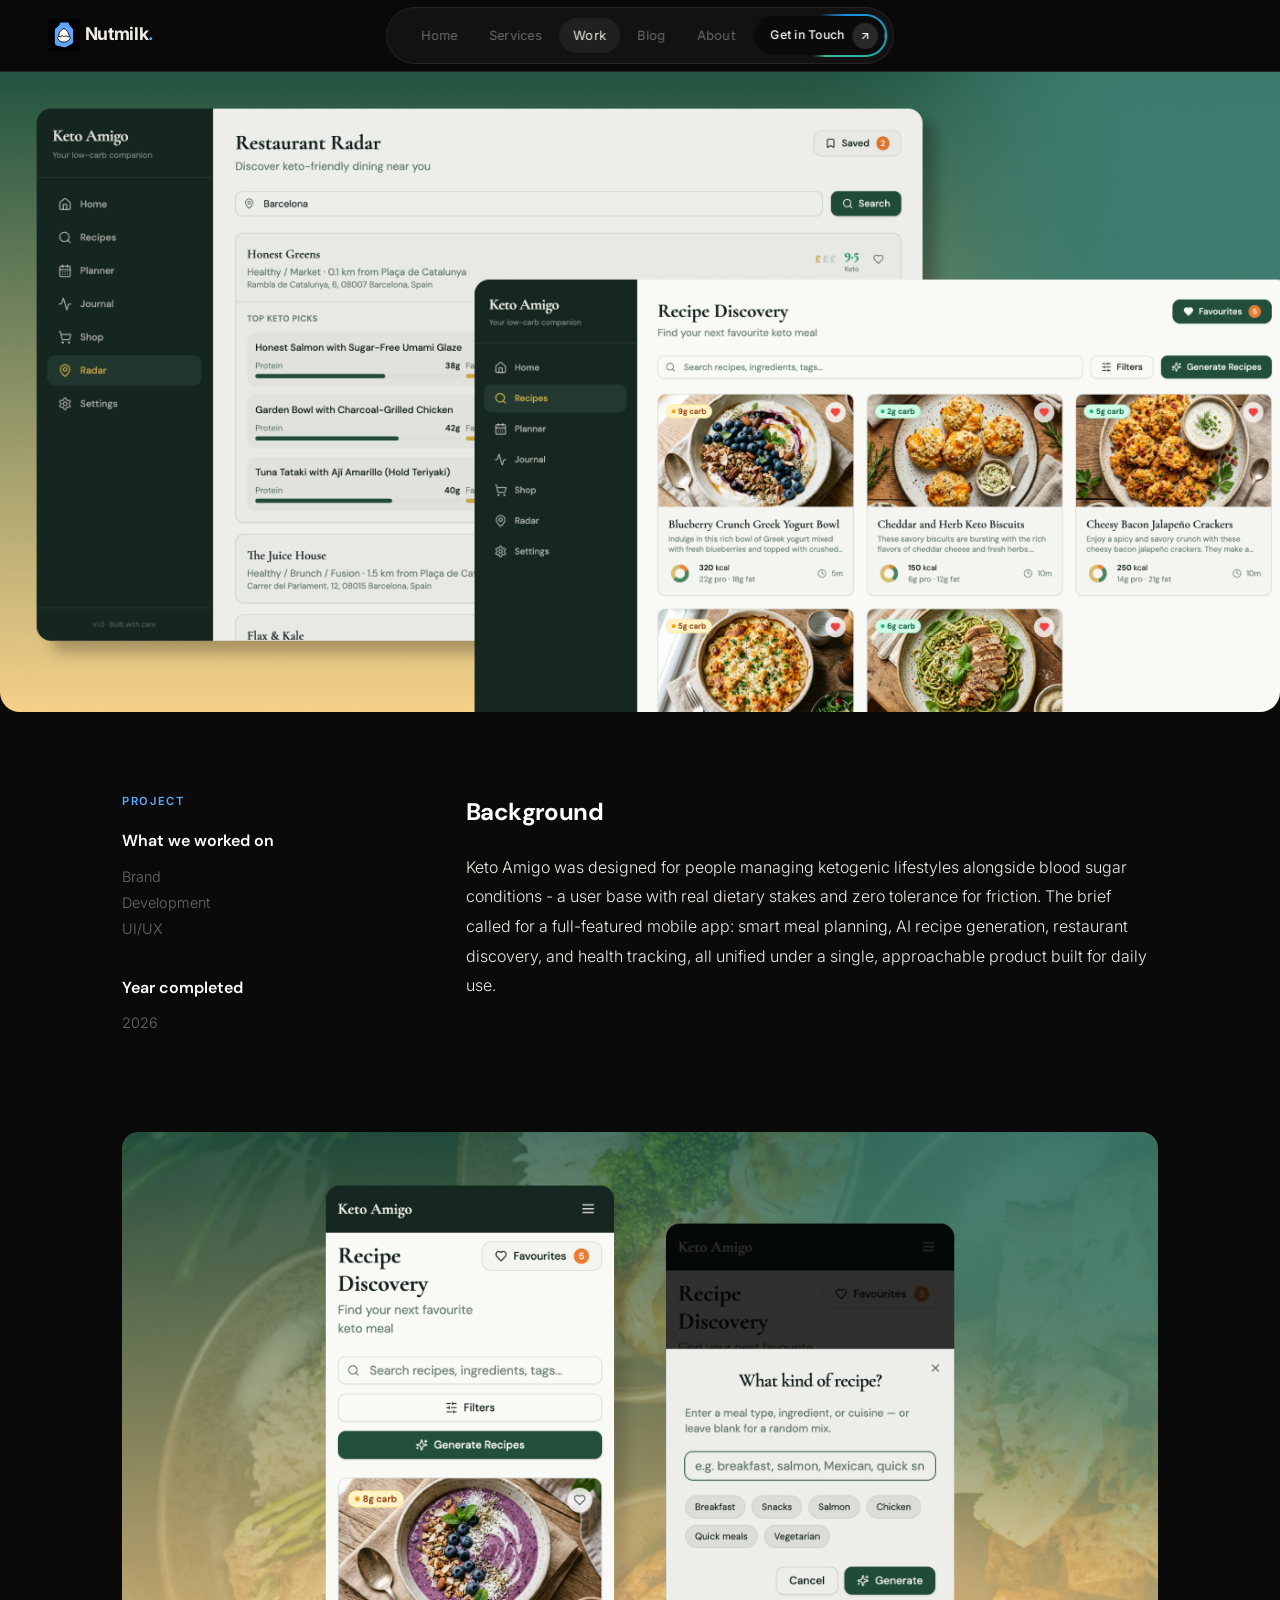
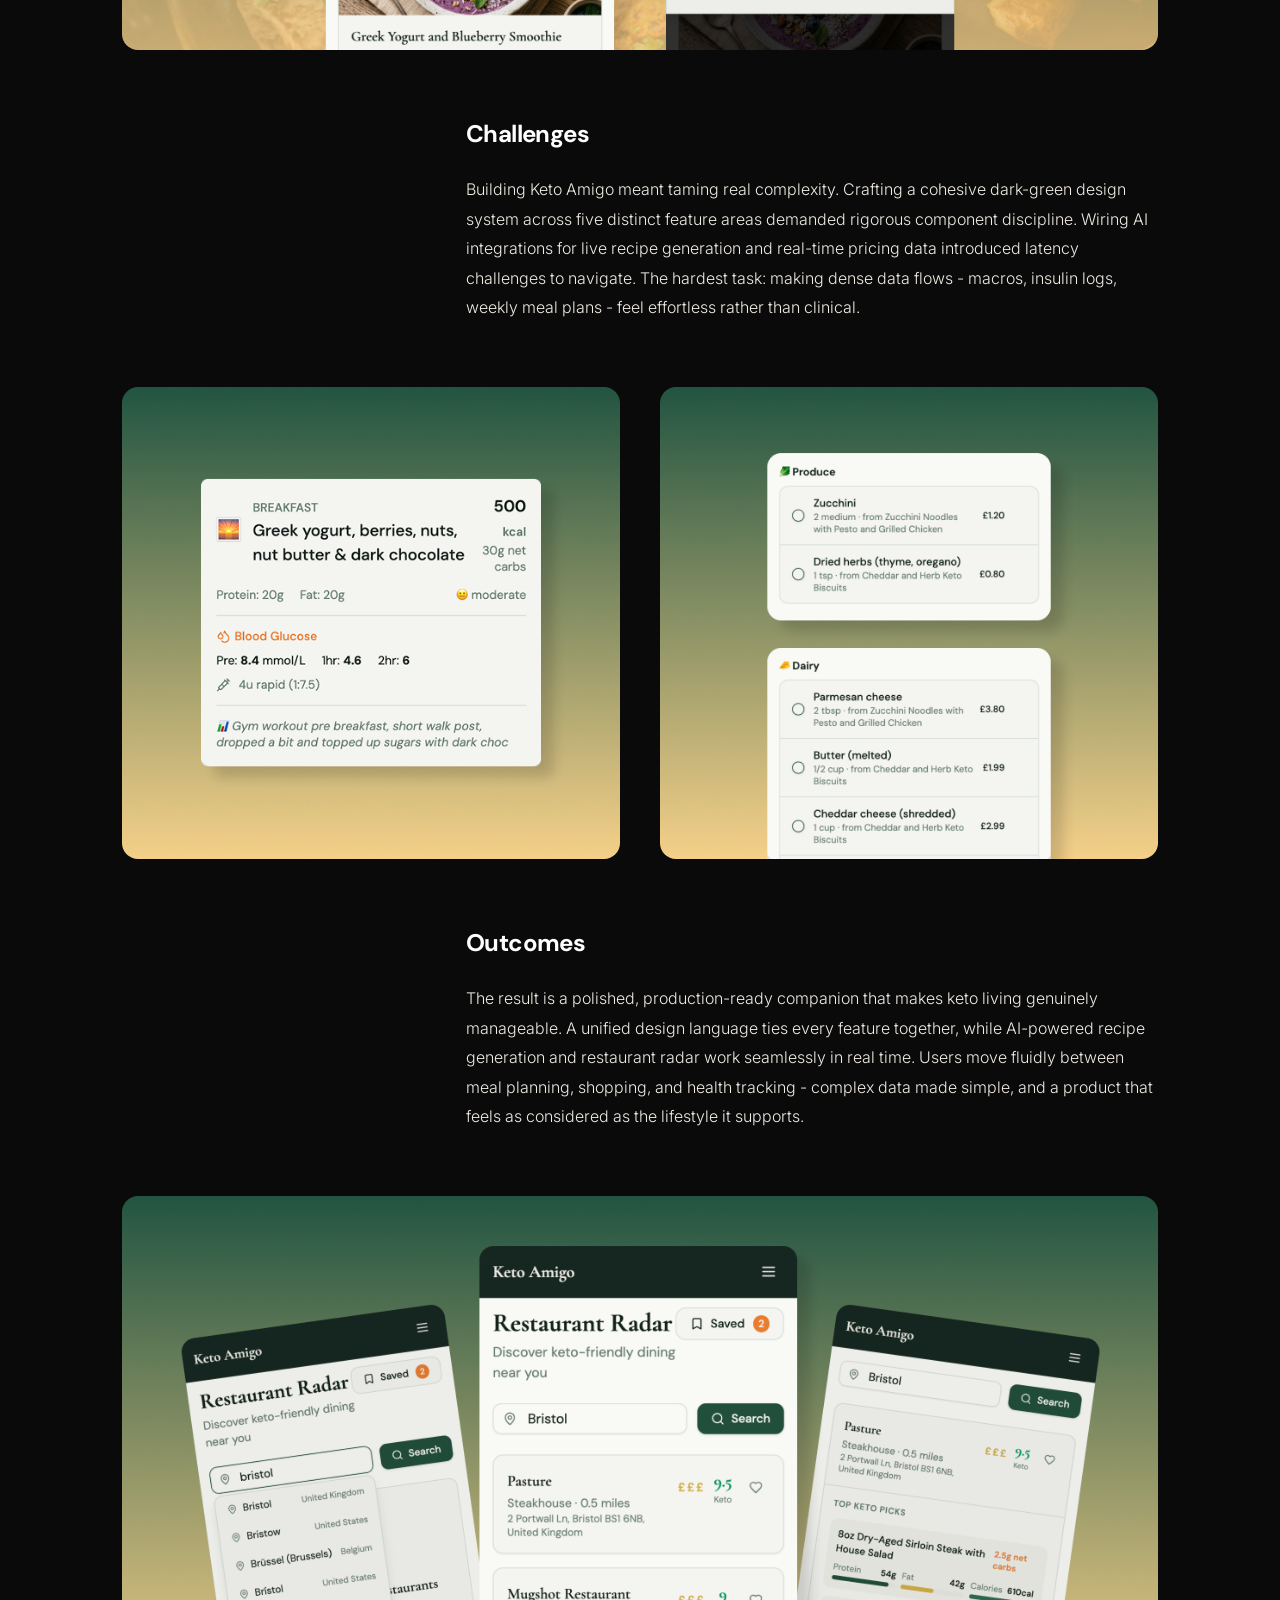
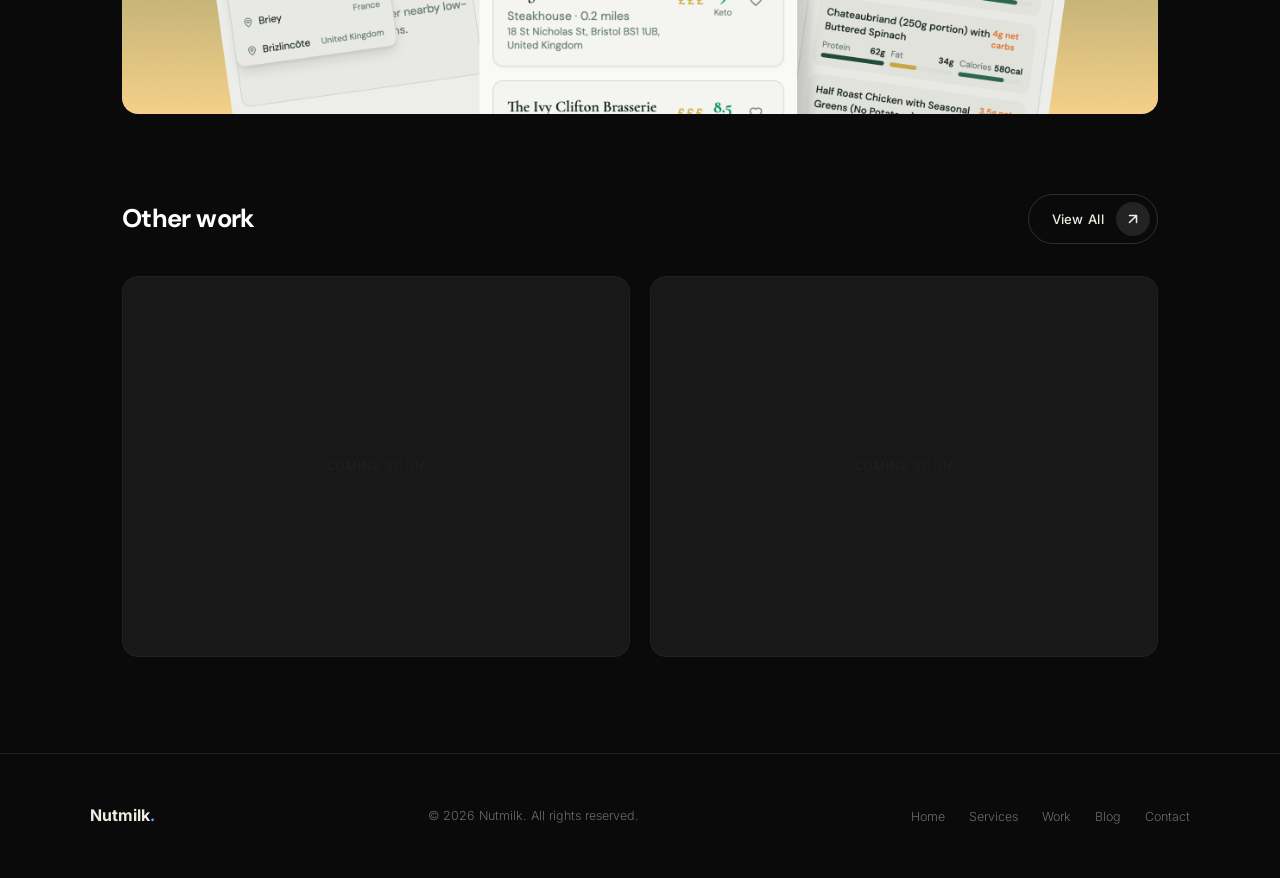
<file: work/keto-amigo.html>
<!DOCTYPE html>
<html lang="en">
<head>
  <meta charset="UTF-8" />
  <meta name="viewport" content="width=device-width, initial-scale=1.0" />
  <title>Keto Amigo — Nutmilk Work</title>
  <meta name="description" content="Keto Amigo — a full-featured ketogenic lifestyle app designed by Nutmilk." />
  <link rel="stylesheet" href="../style.css" />
  <link rel="icon" type="image/svg+xml" href="../Nutmilk-Icon.svg" />
  <style>

    .case-wrap {
      max-width: 1100px;
      margin: 0 auto;
      padding: 0 2rem 6rem;
    }

    /* Hero — 1400x700 */
    .case-hero {
      width: 100%;
      margin-bottom: 5rem;
    }
    .case-hero img {
      width: 100%;
      max-width: 1400px;
      height: auto;
      aspect-ratio: 1400/700;
      object-fit: cover;
      display: block;
      margin: 0 auto;
      border-radius: 0 0 20px 20px;
    }

    /* Two-col section layout: meta left, content right */
    .case-section {
      display: grid;
      grid-template-columns: 280px 1fr;
      gap: 4rem;
      margin-bottom: 4rem;
      align-items: start;
    }
    .case-meta {}
    .case-meta-label {
      font-size: 0.7rem;
      font-weight: 600;
      letter-spacing: 0.15em;
      text-transform: uppercase;
      color: var(--accent);
      margin-bottom: 1rem;
      display: block;
    }
    .case-meta h3 {
      font-family: 'DM Sans', sans-serif;
      font-size: 1rem;
      font-weight: 600;
      color: var(--white);
      margin-bottom: 0.6rem;
    }
    .case-meta ul {
      list-style: none;
      padding: 0;
      margin: 0 0 2rem 0;
    }
    .case-meta ul li {
      font-size: 0.9rem;
      font-weight: 300;
      color: var(--text-muted);
      line-height: 1.8;
    }
    .case-content h2 {
      font-family: 'DM Sans', sans-serif;
      font-size: 1.5rem;
      font-weight: 700;
      letter-spacing: -0.025em;
      color: var(--white);
      margin-bottom: 1.25rem;
    }
    .case-content p {
      font-size: 1rem;
      font-weight: 300;
      color: var(--text);
      line-height: 1.85;
    }

    /* Banner — 1200x600 */
    .case-banner {
      margin: 4rem 0;
    }
    .case-banner img {
      width: 100%;
      max-width: 1200px;
      height: auto;
      aspect-ratio: 1200/600;
      object-fit: cover;
      display: block;
      border-radius: 16px;
    }

    /* Windows side by side — each 580x550 */
    .case-windows {
      display: grid;
      grid-template-columns: 1fr 1fr;
      gap: 40px;
      margin: 4rem 0;
    }
    .case-windows img {
      width: 100%;
      max-width: 580px;
      height: auto;
      aspect-ratio: 580/550;
      object-fit: cover;
      display: block;
      border-radius: 16px;
    }

    /* Other work */
    .other-work-header {
      display: flex;
      align-items: center;
      justify-content: space-between;
      margin-bottom: 2rem;
    }
    .other-work-header h2 {
      font-family: 'DM Sans', sans-serif;
      font-size: 1.6rem;
      font-weight: 700;
      letter-spacing: -0.025em;
      color: var(--white);
    }
    .other-work-grid {
      display: grid;
      grid-template-columns: 1fr 1fr;
      gap: 1.25rem;
    }
    .other-work-tile {
      aspect-ratio: 4/3;
      background: var(--bg-3);
      border: 1px solid var(--border);
      border-radius: 16px;
      display: flex;
      align-items: center;
      justify-content: center;
      font-size: 0.72rem;
      letter-spacing: 0.1em;
      text-transform: uppercase;
      color: var(--border);
    }

    @media (max-width: 900px) {
      .case-section { grid-template-columns: 1fr; gap: 2rem; }
      .case-windows { grid-template-columns: 1fr; gap: 1.5rem; }
      .other-work-grid { grid-template-columns: 1fr; }
    }
  </style>
</head>
<body>

  <nav>
    <a href="../index.html" class="nav-logo"><img src="../Nutmilk-Icon.svg" alt="Nutmilk icon" style="width:32px;height:32px;display:inline-block;vertical-align:middle;margin-right:0.3rem;position:relative;top:-1px;" />Nutmilk<span>.</span></a>
    <div class="nav-pill">
      <a href="../index.html">Home</a>
      <a href="../services.html">Services</a>
      <a href="../work.html" class="active">Work</a>
      <a href="../blog.html">Blog</a>
      <a href="../about.html">About</a>
      <span class="nav-cta-wrap"><span class="nav-cta-spinner"></span><a href="../contact.html" class="nav-cta"><span class="nav-cta-text">Get in Touch</span><span class="nav-cta-icon"><svg width="10" height="10" viewBox="0 0 14 14" fill="none"><path d="M2 7H12M12 7L7 2M12 7L7 12" stroke="currentColor" stroke-width="1.5" stroke-linecap="round" stroke-linejoin="round"/></svg></span></a></span>
    </div>
    <button class="nav-toggle" aria-label="Toggle menu" id="navToggle" onclick="
      var menu = document.getElementById('mobileMenu');
      var btn = document.getElementById('navToggle');
      menu.classList.toggle('open');
      btn.classList.toggle('open');
    ">
      <span class="bar bar1"></span>
      <span class="bar bar2"></span>
      <span class="bar bar3"></span>
    </button>
  </nav>
  <div class="nav-mobile-menu" id="mobileMenu">
    <a href="../index.html">Home</a>
    <a href="../services.html">Services</a>
    <a href="../work.html">Our Work</a>
    <a href="../blog.html">Blog</a>
    <a href="../about.html">About</a>
    <a href="../contact.html">Get in Touch</a>
  </div>

  <main style="padding-top: var(--nav-h);">

    <!-- HERO 1400x700 -->
    <div class="case-hero">
      <img src="amigo-hero.png" alt="Keto Amigo — Ketogenic Lifestyle App" />
    </div>

    <div class="case-wrap">

      <!-- BACKGROUND -->
      <div class="case-section">
        <div class="case-meta">
          <span class="case-meta-label">Project</span>
          <h3>What we worked on</h3>
          <ul>
            <li>Brand</li>
            <li>Development</li>
            <li>UI/UX</li>
          </ul>
          <h3>Year completed</h3>
          <ul>
            <li>2026</li>
          </ul>
        </div>
        <div class="case-content">
          <h2>Background</h2>
          <p>Keto Amigo was designed for people managing ketogenic lifestyles alongside blood sugar conditions - a user base with real dietary stakes and zero tolerance for friction. The brief called for a full-featured mobile app: smart meal planning, AI recipe generation, restaurant discovery, and health tracking, all unified under a single, approachable product built for daily use.</p>
        </div>
      </div>

      <!-- BANNER 1 — 1200x600 -->
      <div class="case-banner">
        <img src="amigo-banner-1.png" alt="Keto Amigo — App screens overview" />
      </div>

      <!-- CHALLENGES -->
      <div class="case-section">
        <div class="case-meta"></div>
        <div class="case-content">
          <h2>Challenges</h2>
          <p>Building Keto Amigo meant taming real complexity. Crafting a cohesive dark-green design system across five distinct feature areas demanded rigorous component discipline. Wiring AI integrations for live recipe generation and real-time pricing data introduced latency challenges to navigate. The hardest task: making dense data flows - macros, insulin logs, weekly meal plans - feel effortless rather than clinical.</p>
        </div>
      </div>

      <!-- WINDOWS — each 580x550 -->
      <div class="case-windows">
        <img src="amigo-window-1.png" alt="Keto Amigo — App window detail 1" />
        <img src="amigo-window-2.png" alt="Keto Amigo — App window detail 2" />
      </div>

      <!-- OUTCOMES -->
      <div class="case-section">
        <div class="case-meta"></div>
        <div class="case-content">
          <h2>Outcomes</h2>
          <p>The result is a polished, production-ready companion that makes keto living genuinely manageable. A unified design language ties every feature together, while AI-powered recipe generation and restaurant radar work seamlessly in real time. Users move fluidly between meal planning, shopping, and health tracking - complex data made simple, and a product that feels as considered as the lifestyle it supports.</p>
        </div>
      </div>

      <!-- BANNER 2 — 1200x600 -->
      <div class="case-banner">
        <img src="amigo-banner-2.png" alt="Keto Amigo — Final screens" />
      </div>

      <!-- OTHER WORK -->
      <div style="margin-top: 5rem;">
        <div class="other-work-header">
          <h2>Other work</h2>
          <a href="../work.html" class="btn-pill">
            <span class="btn-pill-text">View All</span>
            <span class="btn-pill-icon">
              <svg width="14" height="14" viewBox="0 0 14 14" fill="none"><path d="M2 7H12M12 7L7 2M12 7L7 12" stroke="currentColor" stroke-width="1.5" stroke-linecap="round" stroke-linejoin="round"/></svg>
            </span>
          </a>
        </div>
        <div class="other-work-grid">
          <div class="other-work-tile">Coming soon</div>
          <div class="other-work-tile">Coming soon</div>
        </div>
      </div>

    </div>
  </main>

  <footer>
    <div class="footer-inner">
      <div class="footer-logo">Nutmilk<span>.</span></div>
      <p class="footer-copy">&copy; 2026 Nutmilk. All rights reserved.</p>
      <ul class="footer-links">
        <li><a href="../index.html">Home</a></li>
        <li><a href="../services.html">Services</a></li>
        <li><a href="../work.html">Work</a></li>
        <li><a href="../blog.html">Blog</a></li>
        <li><a href="../contact.html">Contact</a></li>
      </ul>
    </div>
  </footer>

</body>
</html>
</file>
<file: style.css>
@import url('https://fonts.googleapis.com/css2?family=Inter:wght@300;400;500;600;700&family=DM+Sans:ital,opsz,wght@0,9..40,300;0,9..40,400;0,9..40,500;0,9..40,600;0,9..40,700;0,9..40,800;1,9..40,300;1,9..40,400;1,9..40,500;1,9..40,600;1,9..40,700;1,9..40,800&display=swap');

/* ── Variables ─────────────────────────────────── */
:root {
  --bg:        #0a0a0a;
  --bg-2:      #111111;
  --bg-3:      #181818;
  --border:    #222222;
  --text:      #f0ece4;
  --text-muted:#6b6b6b;
  --accent:    #60a5fa;
  --accent-dim:#3b82f6;
  --accent-glow: rgba(96, 165, 250, 0.15);
  --accent-fill: rgba(96, 165, 250, 0.04);
  --white:     #ffffff;

  --font-display: 'DM Sans', sans-serif;
  --font-body:    'Inter', sans-serif;

  --max-w: 1100px;
  --nav-h: 72px;

  --ease: cubic-bezier(0.16, 1, 0.3, 1);
}

/* ── Reset ─────────────────────────────────────── */
*, *::before, *::after { box-sizing: border-box; margin: 0; padding: 0; }
html { scroll-behavior: smooth; }
body {
  background: var(--bg);
  color: var(--text);
  font-family: var(--font-body);
  font-size: 1rem;
  line-height: 1.7;
  font-weight: 300;
  -webkit-font-smoothing: antialiased;
}
img { display: block; max-width: 100%; }
a { color: inherit; text-decoration: none; }
ul { list-style: none; }

/* ── Nav ───────────────────────────────────────── */
nav {
  position: fixed;
  top: 0; left: 0; right: 0;
  z-index: 100;
  height: var(--nav-h);
  display: flex;
  align-items: center;
  justify-content: space-between;
  padding: 0 3rem;
  background: rgba(10,10,10,0.95);
  backdrop-filter: blur(16px);
  -webkit-backdrop-filter: blur(16px);
  border-bottom: 1px solid var(--border);
  transition: background 0.3s;
}
.nav-logo {
  font-family: var(--font-body);
  font-size: 1.1rem;
  font-weight: 700;
  letter-spacing: -0.02em;
  color: var(--text);
  z-index: 2;
}
.nav-logo span { color: var(--accent); }

/* Floating pill */
.nav-pill {
  position: absolute;
  left: 50%;
  transform: translateX(-50%);
  display: flex;
  align-items: center;
  gap: 0.25rem;
  background: rgba(20,20,20,0.85);
  backdrop-filter: blur(16px);
  border: 1px solid rgba(255,255,255,0.08);
  border-radius: 999px;
  padding: 0.35rem 0.35rem 0.35rem 1.25rem;
}
.nav-pill a {
  font-size: 0.8rem;
  font-weight: 400;
  letter-spacing: 0.02em;
  color: var(--text-muted);
  padding: 0.4rem 0.85rem;
  border-radius: 999px;
  transition: color 0.2s, background 0.2s;
  white-space: nowrap;
}
.nav-pill a:hover,
.nav-pill a.active {
  color: var(--text);
  background: rgba(255,255,255,0.06);
}
/* ── Nav CTA — glow spin border + hover white fill ── */
.nav-cta-wrap {
  position: relative;
  border-radius: 999px;
  padding: 2px;
  overflow: hidden;
  display: inline-flex;
  flex-shrink: 0;
}
.nav-cta-spinner {
  position: absolute;
  inset: -50%;
  background: conic-gradient(
    from 0deg,
    transparent 0%,
    #1A8FE3 15%,
    #2CB89A 35%,
    #3BBFA0 45%,
    transparent 55%,
    transparent 100%
  );
  animation: spinGlow 4s linear infinite;
}
@keyframes spinGlow {
  0%   { transform: rotate(0deg); }
  100% { transform: rotate(360deg); }
}
.nav-pill .nav-cta {
  position: relative !important;
  z-index: 1 !important;
  display: inline-flex !important;
  align-items: center !important;
  gap: 0.5rem !important;
  font-size: 0.75rem !important;
  font-weight: 500 !important;
  color: #ffffff !important;
  background: #0a0a0a !important;
  padding: 0.42rem 0.42rem 0.42rem 1rem !important;
  border-radius: 999px !important;
  letter-spacing: 0.02em !important;
  overflow: hidden !important;
  transition: color 0.3s !important;
  white-space: nowrap !important;
  text-decoration: none !important;
}
.nav-pill .nav-cta::before {
  content: '' !important;
  position: absolute !important;
  inset: 0 !important;
  background: #ffffff !important;
  transform: translateX(100%) !important;
  transition: transform 0.4s cubic-bezier(0.16, 1, 0.3, 1) !important;
  border-radius: 999px !important;
  z-index: 0 !important;
}
.nav-pill .nav-cta:hover::before { transform: translateX(0) !important; }
.nav-pill .nav-cta:hover { color: #0a0a0a !important; }
.nav-cta-text {
  position: relative;
  z-index: 1;
}
.nav-cta-icon {
  position: relative;
  z-index: 1;
  display: inline-flex;
  align-items: center;
  justify-content: center;
  width: 26px;
  height: 26px;
  border-radius: 50%;
  background: rgba(255,255,255,0.12);
  flex-shrink: 0;
  transition: background 0.3s, color 0.3s;
  color: #ffffff;
}
.nav-cta-icon svg {
  transform: rotate(-45deg);
  transition: transform 0.4s cubic-bezier(0.16, 1, 0.3, 1);
}
.nav-pill .nav-cta:hover .nav-cta-icon {
  background: rgba(0,0,0,0.12);
  color: #0a0a0a;
}
.nav-pill .nav-cta:hover .nav-cta-icon svg { transform: rotate(0deg); }

/* Mobile nav toggle */
.nav-toggle {
  display: none;
  flex-direction: column;
  gap: 5px;
  cursor: pointer;
  background: none;
  border: none;
  padding: 4px;
  z-index: 2;
}
.nav-toggle .bar {
  display: block;
  width: 24px;
  height: 1.5px;
  background: var(--text);
  transition: transform 0.35s var(--ease), opacity 0.25s, width 0.3s;
  transform-origin: center;
}
.nav-toggle.open .bar1 {
  transform: translateY(6.5px) rotate(45deg);
}
.nav-toggle.open .bar2 {
  opacity: 0;
  width: 0;
}
.nav-toggle.open .bar3 {
  transform: translateY(-6.5px) rotate(-45deg);
}
.nav-mobile-menu {
  display: none;
  flex-direction: column;
  position: fixed;
  top: var(--nav-h);
  left: 0; right: 0;
  background: rgba(10,10,10,0.97);
  backdrop-filter: blur(16px);
  -webkit-backdrop-filter: blur(16px);
  border-bottom: 1px solid var(--border);
  padding: 1.5rem 2rem 2rem;
  gap: 1.25rem;
  z-index: 99;
}
.nav-mobile-menu.open { display: flex; }
.nav-mobile-menu a {
  font-size: 0.9rem;
  color: var(--text-muted);
  font-weight: 400;
}
.nav-mobile-menu a:hover { color: var(--text); }

/* ── Page wrapper ──────────────────────────────── */
main { padding-top: var(--nav-h); }
.container {
  max-width: var(--max-w);
  margin: 0 auto;
  padding: 0 2rem;
}
.section { padding: 6rem 0; }
.section-sm { padding: 3rem 0; }

/* ── Hero ──────────────────────────────────────── */
.hero {
  min-height: calc(100vh - var(--nav-h));
  display: flex;
  align-items: center;
  position: relative;
  overflow: hidden;
  padding: 5rem 2rem 4rem;
}
.hero::before {
  content: '';
  position: absolute;
  top: -20%;
  right: -5%;
  width: 700px;
  height: 700px;
  background: radial-gradient(circle, rgba(96,165,250,0.05) 0%, transparent 65%);
  pointer-events: none;
}
.hero::after {
  content: '';
  position: absolute;
  bottom: -20%;
  left: -5%;
  width: 500px;
  height: 500px;
  background: radial-gradient(circle, rgba(96,165,250,0.03) 0%, transparent 70%);
  pointer-events: none;
}
.hero-inner {
  max-width: var(--max-w);
  margin: 0 auto;
  width: 100%;
  display: grid;
  grid-template-columns: 1fr 1fr;
  gap: 4rem;
  align-items: center;
}
.hero-left {}
.hero-right {
  position: relative;
}
.hero-image-frame {
  width: 100%;
  aspect-ratio: 3/4;
  border-radius: 24px;
  background: var(--bg-3);
  border: 1px solid var(--border);
  overflow: hidden;
  position: relative;
}
.hero-image-frame img {
  width: 100%;
  height: 100%;
  object-fit: cover;
}
.hero-image-placeholder {
  width: 100%;
  height: 100%;
  display: flex;
  flex-direction: column;
  align-items: center;
  justify-content: center;
  gap: 0.75rem;
  color: var(--text-muted);
}
.hero-image-placeholder svg {
  opacity: 0.3;
}
.hero-image-placeholder p {
  font-size: 0.72rem;
  letter-spacing: 0.1em;
  text-transform: uppercase;
  opacity: 0.4;
}
.hero-image-tag {
  position: absolute;
  bottom: 1.25rem;
  left: 1.25rem;
  right: 1.25rem;
  background: rgba(10,10,10,0.75);
  backdrop-filter: blur(12px);
  border: 1px solid rgba(255,255,255,0.08);
  border-radius: 12px;
  padding: 0.85rem 1rem;
  display: flex;
  align-items: center;
  justify-content: space-between;
}
.hero-image-tag-text {
  font-size: 0.78rem;
  color: var(--text);
  font-weight: 500;
}
.hero-image-tag-sub {
  font-size: 0.68rem;
  color: var(--text-muted);
  margin-top: 0.1rem;
}
.hero-image-tag-dot {
  width: 8px;
  height: 8px;
  border-radius: 50%;
  background: #4ade80;
  box-shadow: 0 0 8px #4ade80;
  flex-shrink: 0;
}

/* ── Buttons ───────────────────────────────────── */
.btn {
  display: inline-block;
  padding: 0.85rem 2rem;
  font-family: var(--font-body);
  font-size: 0.8rem;
  font-weight: 500;
  letter-spacing: 0.04em;
  border-radius: 999px;
  transition: all 0.2s var(--ease);
  cursor: pointer;
  border: none;
}
.btn-primary { background: var(--accent); color: var(--bg); }
.btn-primary:hover { background: var(--accent-dim); }
.btn-ghost {
  background: transparent;
  color: var(--text-muted);
  border: 1px solid var(--border);
}
.btn-ghost:hover { border-color: rgba(255,255,255,0.2); color: var(--text); }

/* Pill CTA button */
.btn-pill {
  position: relative;
  display: inline-flex;
  align-items: center;
  justify-content: space-between;
  gap: 0.75rem;
  background: transparent;
  border: 1px solid rgba(255,255,255,0.15);
  border-radius: 999px;
  padding: 0.45rem 0.45rem 0.45rem 1.4rem;
  font-family: var(--font-body);
  font-size: 0.82rem;
  font-weight: 500;
  letter-spacing: 0.02em;
  color: var(--text);
  overflow: hidden;
  transition: border-color 0.3s, color 0.3s;
  cursor: pointer;
  text-decoration: none;
  isolation: isolate;
}
.btn-pill::before {
  content: '';
  position: absolute;
  inset: 0;
  background: #ffffff;
  transform: translateX(101%);
  transition: transform 0.4s cubic-bezier(0.16, 1, 0.3, 1);
  border-radius: 0;
}
.btn-pill:hover::before { transform: translateX(0); }
.btn-pill:hover { border-color: #ffffff; color: #0a0a0a; }
.btn-pill-text {
  position: relative;
  z-index: 1;
  transition: color 0.3s;
}
.btn-pill:hover .btn-pill-text { color: #0a0a0a; }
.btn-pill-icon {
  position: relative;
  z-index: 1;
  display: flex;
  align-items: center;
  justify-content: center;
  width: 34px;
  height: 34px;
  border-radius: 50%;
  background: rgba(255,255,255,0.1);
  color: var(--text);
  transition: background 0.3s, color 0.3s;
  flex-shrink: 0;
}
.btn-pill-icon svg {
  transform: rotate(-45deg);
  transition: transform 0.4s cubic-bezier(0.16, 1, 0.3, 1);
}
.btn-pill:hover .btn-pill-icon { background: #0a0a0a; color: #ffffff; }
.btn-pill:hover .btn-pill-icon svg { transform: rotate(0deg); }

/* ── Marquee ───────────────────────────────────── */
.marquee-wrap {
  border-top: 1px solid var(--border);
  border-bottom: 1px solid var(--border);
  padding: 1rem 0;
  overflow: hidden;
  background: var(--bg-2);
}
.marquee-track {
  display: flex;
  gap: 3rem;
  white-space: nowrap;
  animation: marquee 28s linear infinite;
}
.marquee-item {
  font-size: 0.72rem;
  font-weight: 500;
  letter-spacing: 0.12em;
  text-transform: uppercase;
  color: var(--text-muted);
  flex-shrink: 0;
}
.marquee-item span { color: var(--accent); margin-right: 3rem; }

/* ── Section labels ────────────────────────────── */
.label {
  font-size: 0.68rem;
  font-weight: 600;
  letter-spacing: 0.15em;
  text-transform: uppercase;
  color: var(--accent);
  margin-bottom: 1rem;
}
.section-title {
  font-family: var(--font-display);
  font-size: clamp(1.8rem, 3.5vw, 2.8rem);
  line-height: 1.15;
  letter-spacing: -0.03em;
  font-weight: 700;
  color: var(--white);
  margin-bottom: 1rem;
}
.section-title em { font-style: italic; color: var(--text-muted); font-weight: 300; }
.section-sub {
  font-size: 0.95rem;
  color: var(--text-muted);
  max-width: 48ch;
  line-height: 1.7;
  font-weight: 300;
}

/* ── Cards ─────────────────────────────────────── */
.card-grid {
  display: grid;
  grid-template-columns: repeat(auto-fit, minmax(300px, 1fr));
  gap: 1.25rem;
  margin-top: 3.5rem;
}
.card {
  background: var(--accent-fill);
  border: 1px solid var(--accent-glow);
  border-radius: 16px;
  padding: 2.5rem;
  transition: background 0.3s, border-color 0.3s, transform 0.3s var(--ease);
  position: relative;
  overflow: hidden;
}
.card::before {
  content: '';
  position: absolute;
  top: 0; left: 0; right: 0;
  height: 1px;
  background: linear-gradient(90deg, transparent, rgba(96,165,250,0.3), transparent);
}
.card:hover {
  background: rgba(96,165,250,0.07);
  border-color: rgba(96,165,250,0.3);
  transform: translateY(-3px);
}
.card-num {
  font-size: 0.68rem;
  font-weight: 600;
  letter-spacing: 0.12em;
  color: var(--accent);
  margin-bottom: 1.5rem;
  display: block;
  text-transform: uppercase;
}
.card h3 {
  font-size: 1.2rem;
  font-weight: 600;
  letter-spacing: -0.02em;
  color: var(--white);
  margin-bottom: 0.75rem;
}
.card p { font-size: 0.88rem; color: var(--text-muted); line-height: 1.7; font-weight: 300; }

/* ── Work grid ─────────────────────────────────── */
.work-grid {
  display: grid;
  grid-template-columns: repeat(auto-fit, minmax(320px, 1fr));
  gap: 1.5rem;
  margin-top: 4rem;
}
.work-item {
  position: relative;
  aspect-ratio: 4/3;
  background: var(--bg-3);
  border: 1px solid var(--border);
  overflow: hidden;
  border-radius: 16px;
}
.work-placeholder {
  width: 100%;
  height: 100%;
  display: flex;
  align-items: center;
  justify-content: center;
  font-size: 0.72rem;
  letter-spacing: 0.1em;
  text-transform: uppercase;
  color: var(--border);
}
.work-overlay {
  position: absolute;
  inset: 0;
  background: rgba(10,10,10,0.85);
  display: flex;
  flex-direction: column;
  justify-content: flex-end;
  padding: 1.5rem;
  opacity: 0;
  transition: opacity 0.3s var(--ease);
}
.work-item:hover .work-overlay { opacity: 1; }
.work-overlay h4 { font-size: 1.05rem; font-weight: 600; color: var(--white); margin-bottom: 0.25rem; }
.work-overlay p { font-size: 0.8rem; color: var(--text-muted); }

/* ── Blog list ─────────────────────────────────── */
.blog-list { margin-top: 4rem; display: flex; flex-direction: column; border-top: 1px solid var(--border); }
.blog-item {
  display: flex;
  align-items: baseline;
  justify-content: space-between;
  gap: 2rem;
  padding: 1.8rem 0;
  border-bottom: 1px solid var(--border);
  transition: opacity 0.2s;
}
.blog-item:hover { opacity: 0.7; }
.blog-item-left { flex: 1; }
.blog-tag { font-size: 0.68rem; font-weight: 600; letter-spacing: 0.12em; text-transform: uppercase; color: var(--accent); margin-bottom: 0.4rem; }
.blog-item h3 { font-size: 1.1rem; font-weight: 600; color: var(--white); letter-spacing: -0.01em; }
.blog-item-date { font-size: 0.78rem; color: var(--text-muted); white-space: nowrap; }

/* ── Form ──────────────────────────────────────── */
.form-wrap { max-width: 600px; margin-top: 4rem; }
.form-row { margin-bottom: 1.5rem; }
.form-row label { display: block; font-size: 0.72rem; font-weight: 500; letter-spacing: 0.1em; text-transform: uppercase; color: var(--text-muted); margin-bottom: 0.5rem; }
.form-row input,
.form-row textarea,
.form-row select {
  width: 100%;
  background: var(--accent-fill);
  border: 1px solid var(--accent-glow);
  color: var(--text);
  font-family: var(--font-body);
  font-size: 0.95rem;
  font-weight: 300;
  padding: 0.85rem 1rem;
  border-radius: 12px;
  outline: none;
  transition: border-color 0.2s;
  appearance: none;
}
.form-row input:focus,
.form-row textarea:focus,
.form-row select:focus { border-color: var(--accent); }
.form-row textarea { resize: vertical; min-height: 140px; }

/* ── Page hero ─────────────────────────────────── */
.page-hero { padding: 5rem 2rem 4rem; border-bottom: 1px solid var(--border); }
.page-hero-inner { max-width: var(--max-w); margin: 0 auto; }

/* ── About ─────────────────────────────────────── */
.about-grid { display: grid; grid-template-columns: 1fr 1fr; gap: 5rem; align-items: start; margin-top: 4rem; }
.about-values { margin-top: 3rem; display: flex; flex-direction: column; gap: 1.5rem; }
.about-value { display: flex; gap: 1.2rem; align-items: flex-start; }
.about-value-num { font-size: 0.68rem; font-weight: 600; color: var(--accent); flex-shrink: 0; padding-top: 4px; letter-spacing: 0.1em; }
.about-value h4 { font-size: 0.95rem; font-weight: 600; color: var(--white); margin-bottom: 0.2rem; }
.about-value p { font-size: 0.88rem; color: var(--text-muted); font-weight: 300; }

/* ── Footer ────────────────────────────────────── */
footer { border-top: 1px solid var(--border); padding: 3rem 2rem; }
.footer-inner { max-width: var(--max-w); margin: 0 auto; display: flex; align-items: center; justify-content: space-between; flex-wrap: wrap; gap: 1rem; }
.footer-logo { font-size: 1rem; font-weight: 700; color: var(--text); }
.footer-logo span { color: var(--accent); }
.footer-copy { font-size: 0.78rem; color: var(--text-muted); }
.footer-links { display: flex; gap: 1.5rem; }
.footer-links a { font-size: 0.78rem; color: var(--text-muted); transition: color 0.2s; }
.footer-links a:hover { color: var(--text); }

/* ── Divider ───────────────────────────────────── */
.divider { border: none; border-top: 1px solid var(--border); margin: 0; }

/* ── Animations ────────────────────────────────── */
@keyframes fadeUp {
  from { opacity: 0; transform: translateY(24px); }
  to   { opacity: 1; transform: translateY(0); }
}
@keyframes marquee {
  from { transform: translateX(0); }
  to   { transform: translateX(-50%); }
}

/* ── Responsive ────────────────────────────────── */
@media (max-width: 768px) {
  .nav-pill { display: none; }
  .nav-toggle { display: flex; }
  .hero-inner { grid-template-columns: 1fr; }
  .hero-right { display: none; }
  .about-grid { grid-template-columns: 1fr; gap: 3rem; }
  .card-grid { grid-template-columns: 1fr; }
  .footer-inner { flex-direction: column; align-items: flex-start; gap: 1rem; }
}
</file>
